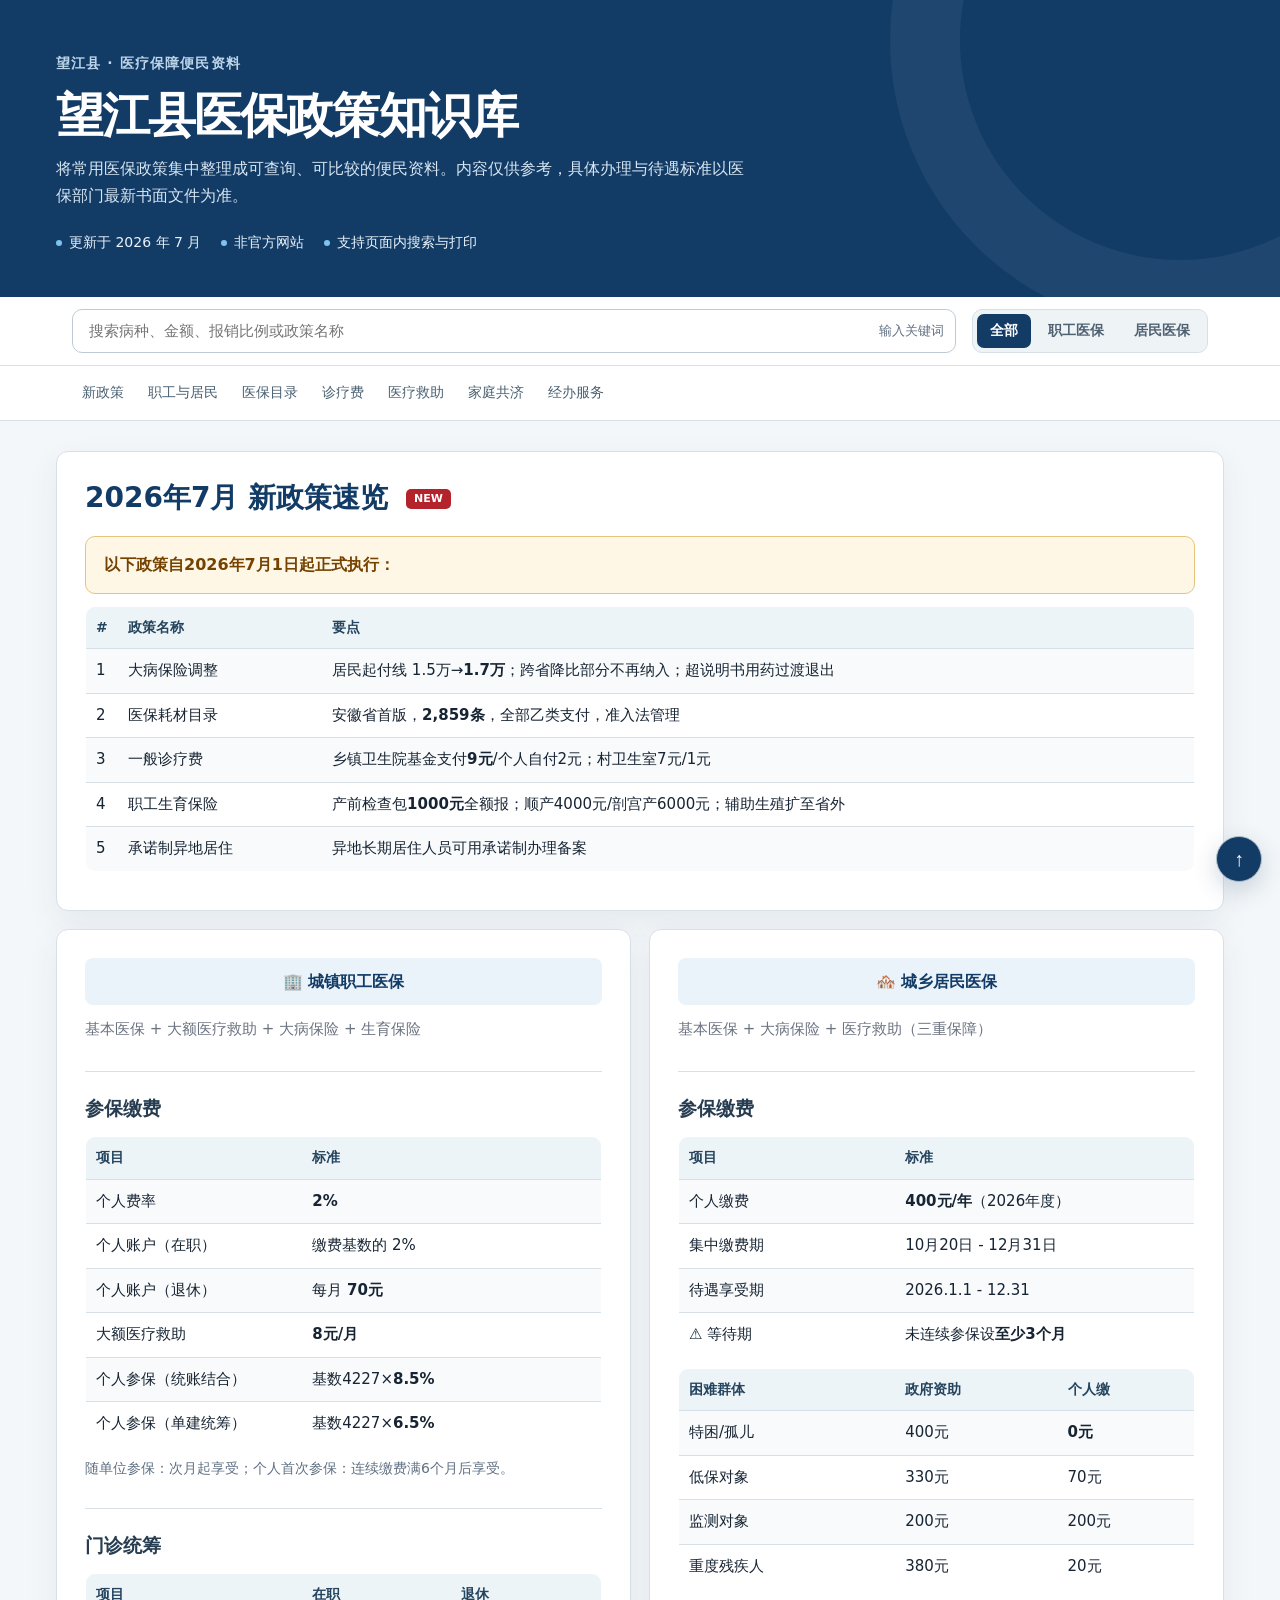
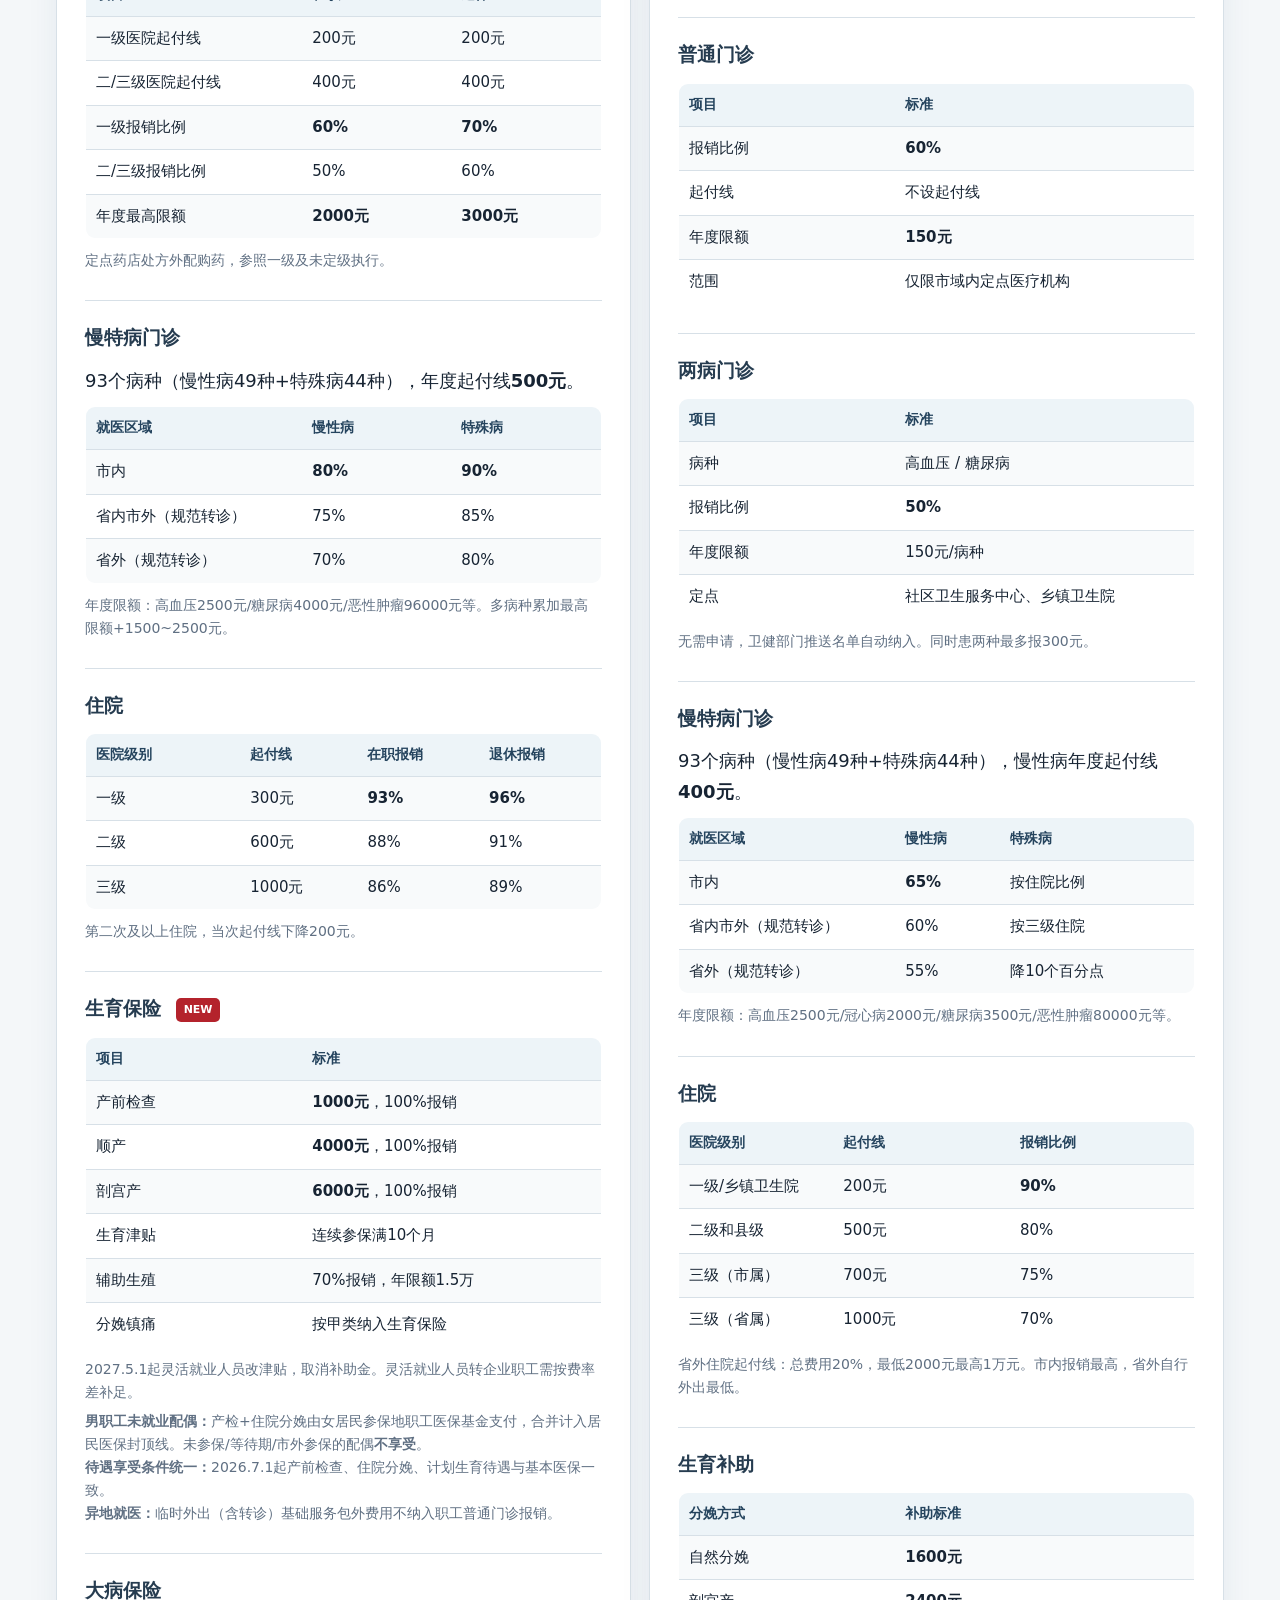
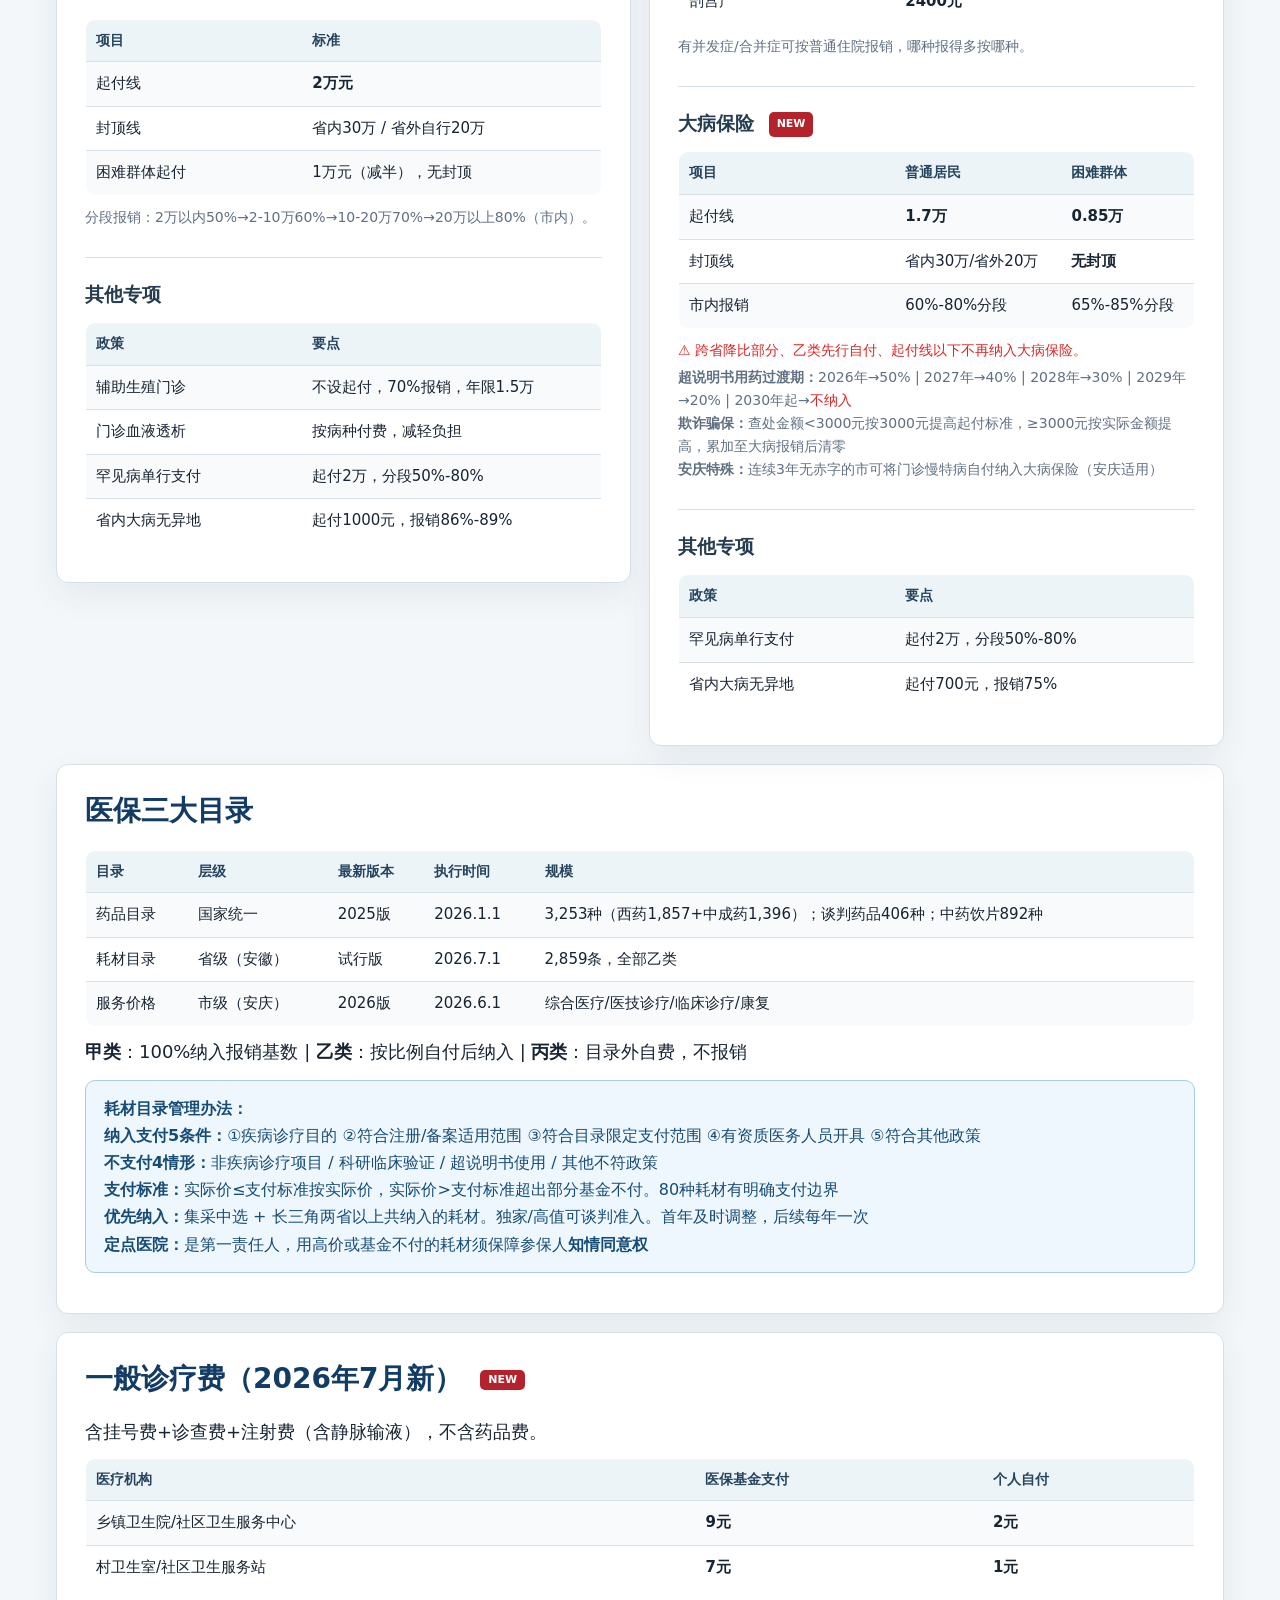
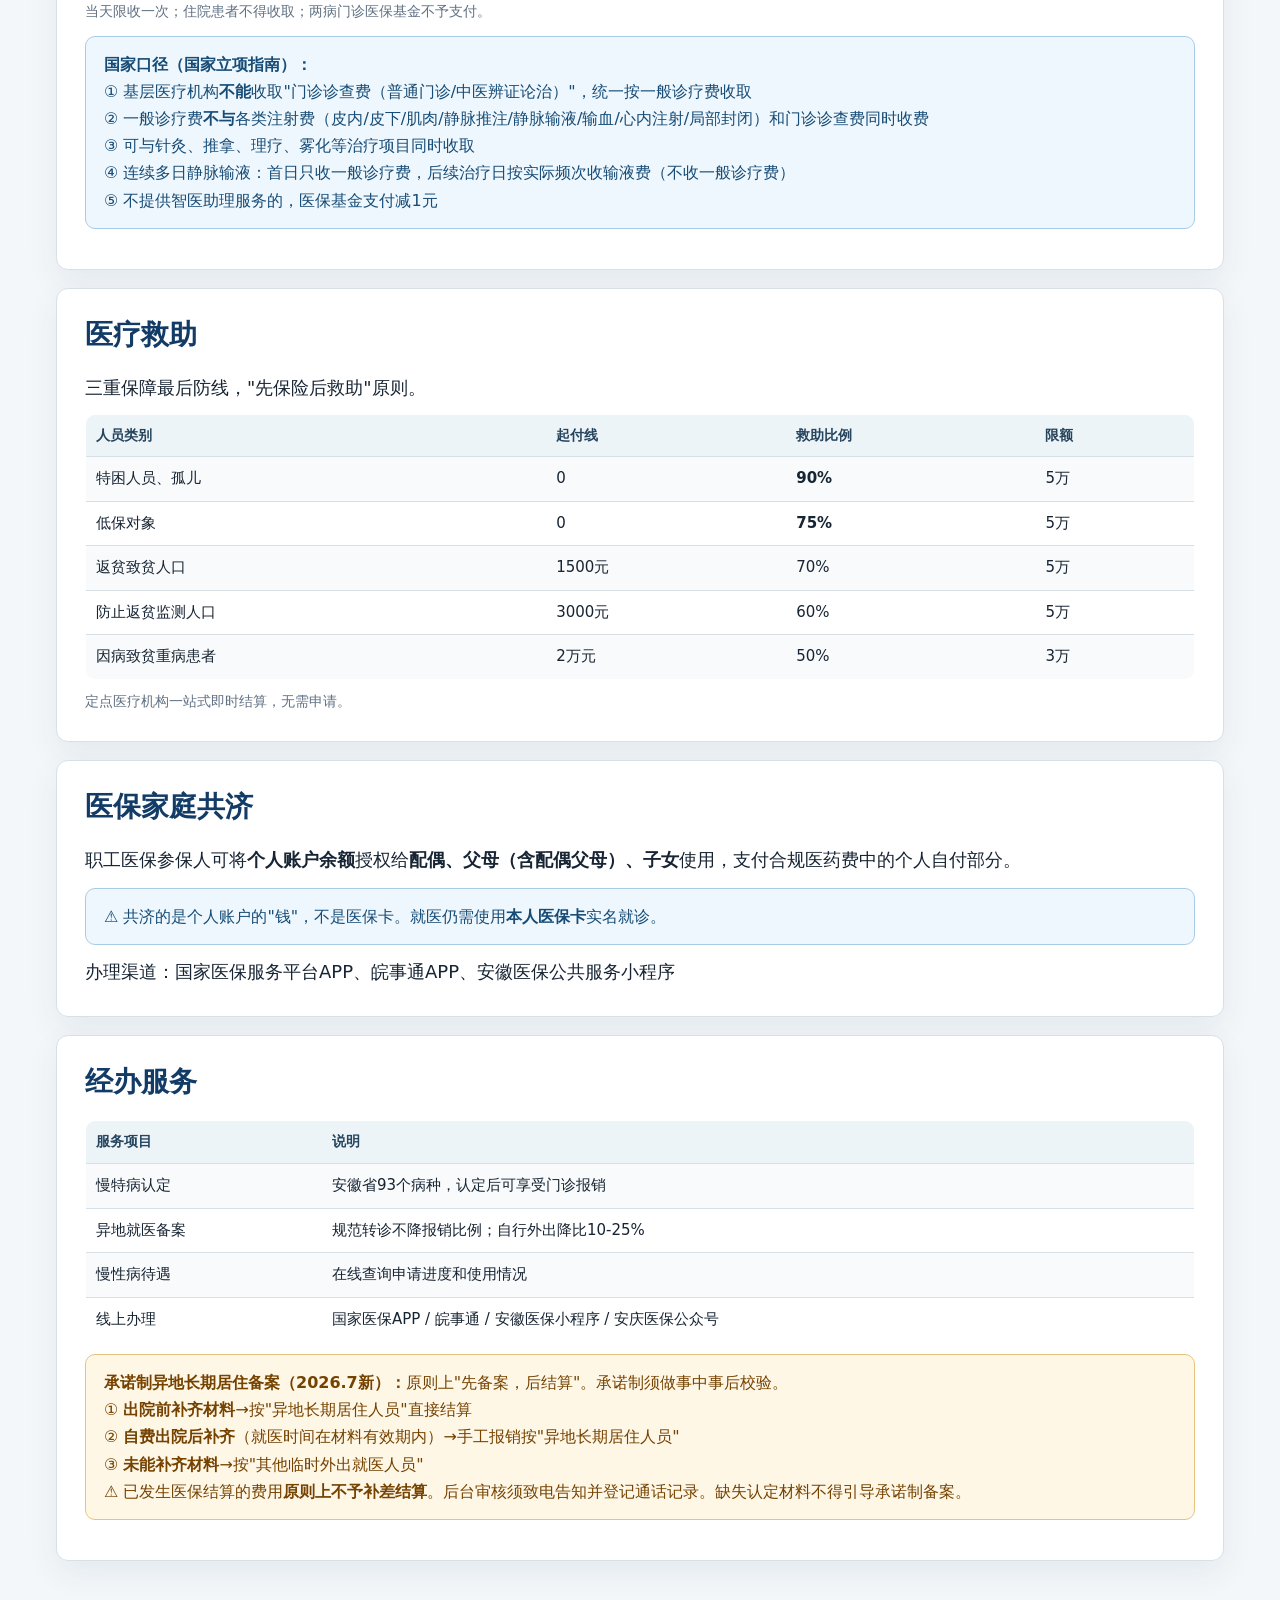
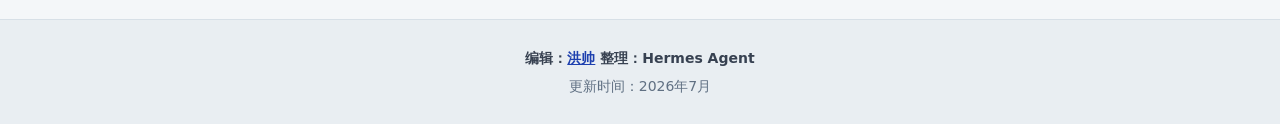
<file: index.html>
<!DOCTYPE html>
<html lang="zh">
<head>
<meta charset="UTF-8">
<meta name="viewport" content="width=device-width, initial-scale=1.0">
<meta name="description" content="望江县医保政策知识库，整理职工医保、居民医保、慢特病、住院、生育、大病保险和医疗救助等常用政策。">
<meta name="theme-color" content="#123b66">
<title>望江县医保政策知识库：小洪整理</title>
<style>
* { margin:0; padding:0; box-sizing:border-box; }
body {
  font-family: -apple-system,"Microsoft YaHei","PingFang SC",sans-serif;
  font-size: 18px;
  color: #1e293b;
  background: #f0f4f8;
  line-height: 1.7;
}
.container { max-width: 1200px; margin: 0 auto; padding: 0 16px; }

header {
  background: linear-gradient(135deg, #1e40af 0%, #3b82f6 100%);
  color: #fff;
  padding: 36px 20px;
  text-align: center;
}
header h1 { font-size: 28px; margin-bottom: 8px; }
header p { font-size: 16px; opacity: 0.85; }

.badge {
  display: inline-block;
  background: #dc2626;
  color: #fff;
  font-size: 13px;
  padding: 3px 10px;
  border-radius: 4px;
  margin-left: 8px;
  vertical-align: middle;
}

section {
  background: #fff;
  margin: 16px 0;
  padding: 24px 20px;
  border-radius: 8px;
  box-shadow: 0 1px 4px rgba(0,0,0,0.05);
}
section h2 {
  font-size: 22px;
  color: #1e40af;
  border-left: 4px solid #3b82f6;
  padding-left: 12px;
  margin-bottom: 16px;
}
section h3 { font-size: 19px; color: #334155; margin: 20px 0 10px; padding-bottom: 6px; border-bottom: 1px dashed #e2e8f0; }
section h4 { font-size: 17px; color: #475569; margin: 12px 0 8px; }

.alert {
  background: #fef3c7;
  border: 1px solid #f59e0b;
  border-radius: 6px;
  padding: 14px 18px;
  margin: 12px 0;
  font-size: 16px;
  color: #92400e;
}
.alert-info {
  background: #dbeafe;
  border-color: #3b82f6;
  color: #1e40af;
}

table {
  width: 100%;
  border-collapse: collapse;
  margin: 10px 0;
  font-size: 16px;
}
th, td {
  border: 1px solid #9ca3af;
  padding: 9px 10px;
  text-align: left;
}
th {
  background: #eff6ff;
  font-weight: 700;
  color: #1e40af;
}
tr:nth-child(even) td { background: #f8fafc; }

/* ---- TWO-COLUMN LAYOUT ---- */
.two-col {
  display: grid;
  grid-template-columns: 1fr 1fr;
  gap: 16px;
}
.two-col section {
  margin: 0;
}
.col-left h2 { border-left-color: #2563eb; }
.col-right h2 { border-left-color: #059669; }
.col-left section { border-top: 3px solid #2563eb; }
.col-right section { border-top: 3px solid #059669; }

.col-label {
  text-align: center;
  font-size: 15px;
  font-weight: 700;
  padding: 6px 0;
  margin-bottom: 12px;
  border-radius: 6px;
}
.col-left .col-label { background: #eff6ff; color: #1e40af; }
.col-right .col-label { background: #ecfdf5; color: #065f46; }

.tag { display: inline-block; background: #dbeafe; color: #1e40af; font-size: 13px; padding: 2px 8px; border-radius: 4px; margin-right: 4px; }
.tag-red { background: #fee2e2; color: #dc2626; }
.tag-green { background: #d1fae5; color: #065f46; }

.highlight { background: #fef9c3; padding: 2px 6px; border-radius: 3px; }
.note { font-size: 14px; color: #6b7280; margin-top: 6px; }

footer {
  background: #e5e7eb;
  padding: 24px 20px;
  text-align: center;
  font-size: 14px;
  color: #6b7280;
  line-height: 2;
}
footer strong { color: #374151; }

@media (max-width: 768px) {
  .two-col {
    grid-template-columns: 1fr;
  }
  body { font-size: 17px; }
  section { padding: 18px 14px; }
  table { font-size: 14px; }
  th, td { padding: 7px 6px; }
}
@media (max-width: 480px) {
  body { font-size: 16px; }
  section { padding: 14px 10px; }
  header h1 { font-size: 22px; }
  section h2 { font-size: 19px; }
  table { font-size: 13px; }
  th, td { padding: 6px 4px; }
}
</style>
<link rel="stylesheet" href="redesign.css">
</head>
<body>

<a class="skip-link" href="#main-content">跳到主要内容</a>
<header>
  <div class="header-inner">
    <div class="header-kicker">望江县 · 医疗保障便民资料</div>
    <h1>望江县医保政策知识库</h1>
    <p>将常用医保政策集中整理成可查询、可比较的便民资料。内容仅供参考，具体办理与待遇标准以医保部门最新书面文件为准。</p>
    <div class="header-meta"><span>更新于 2026 年 7 月</span><span>非官方网站</span><span>支持页面内搜索与打印</span></div>
  </div>
</header>
<div class="utility-bar" role="search"><div class="utility-inner">
  <label class="search-box"><span class="visually-hidden">搜索政策内容</span><input id="policy-search" type="search" placeholder="搜索病种、金额、报销比例或政策名称" autocomplete="off"><span class="search-status" id="search-status" aria-live="polite">输入关键词</span></label>
  <div class="view-switch" aria-label="医保类型视图"><button type="button" data-view="all" aria-pressed="true">全部</button><button type="button" data-view="employee" aria-pressed="false">职工医保</button><button type="button" data-view="resident" aria-pressed="false">居民医保</button></div>
</div></div>
<nav class="section-nav" aria-label="页面目录"><div class="section-nav-inner"><a href="#new-policies">新政策</a><a href="#insurance-compare">职工与居民</a><a href="#medical-catalog">医保目录</a><a href="#clinic-fee">诊疗费</a><a href="#medical-assistance">医疗救助</a><a href="#family-account">家庭共济</a><a href="#services">经办服务</a></div></nav>
<main class="container" id="main-content">

<!-- ===== NEW POLICIES OVERVIEW ===== -->
<section id="new-policies">
  <h2>2026年7月 新政策速览 <span class="badge">NEW</span></h2>
  <div class="alert">
    <strong>以下政策自2026年7月1日起正式执行：</strong>
  </div>
  <table>
    <tr><th style="width:30px">#</th><th>政策名称</th><th>要点</th></tr>
    <tr><td>1</td><td>大病保险调整</td><td>居民起付线 1.5万→<strong>1.7万</strong>；跨省降比部分不再纳入；超说明书用药过渡退出</td></tr>
    <tr><td>2</td><td>医保耗材目录</td><td>安徽省首版，<strong>2,859条</strong>，全部乙类支付，准入法管理</td></tr>
    <tr><td>3</td><td>一般诊疗费</td><td>乡镇卫生院基金支付<strong>9元</strong>/个人自付2元；村卫生室7元/1元</td></tr>
    <tr><td>4</td><td>职工生育保险</td><td>产前检查包<strong>1000元</strong>全额报；顺产4000元/剖宫产6000元；辅助生殖扩至省外</td></tr>
    <tr><td>5</td><td>承诺制异地居住</td><td>异地长期居住人员可用承诺制办理备案</td></tr>
  </table>
</section>

<!-- ===== TWO-COLUMN: 职工 (LEFT) vs 居民 (RIGHT) ===== -->
<div class="two-col" id="insurance-compare">

<!-- ========== LEFT: 城镇职工 ========== -->
<div class="col-left">

<section>
  <div class="col-label">🏢 城镇职工医保</div>
  <p style="font-size:15px;color:#6b7280;margin-bottom:14px;">基本医保 + 大额医疗救助 + 大病保险 + 生育保险</p>

  <h3>参保缴费</h3>
  <table>
    <tr><th style="width:42%">项目</th><th>标准</th></tr>
    <tr><td>个人费率</td><td><strong>2%</strong></td></tr>
    <tr><td>个人账户（在职）</td><td>缴费基数的 2%</td></tr>
    <tr><td>个人账户（退休）</td><td>每月 <strong>70元</strong></td></tr>
    <tr><td>大额医疗救助</td><td><strong>8元/月</strong></td></tr>
    <tr><td>个人参保（统账结合）</td><td>基数4227×<strong>8.5%</strong></td></tr>
    <tr><td>个人参保（单建统筹）</td><td>基数4227×<strong>6.5%</strong></td></tr>
  </table>
  <p class="note">随单位参保：次月起享受；个人首次参保：连续缴费满6个月后享受。</p>

  <h3>门诊统筹</h3>
  <table>
    <tr><th style="width:42%">项目</th><th>在职</th><th>退休</th></tr>
    <tr><td>一级医院起付线</td><td>200元</td><td>200元</td></tr>
    <tr><td>二/三级医院起付线</td><td>400元</td><td>400元</td></tr>
    <tr><td>一级报销比例</td><td><strong>60%</strong></td><td><strong>70%</strong></td></tr>
    <tr><td>二/三级报销比例</td><td>50%</td><td>60%</td></tr>
    <tr><td>年度最高限额</td><td><strong>2000元</strong></td><td><strong>3000元</strong></td></tr>
  </table>
  <p class="note">定点药店处方外配购药，参照一级及未定级执行。</p>

  <h3>慢特病门诊</h3>
  <p>93个病种（慢性病49种+特殊病44种），年度起付线<strong>500元</strong>。</p>
  <table>
    <tr><th style="width:42%">就医区域</th><th>慢性病</th><th>特殊病</th></tr>
    <tr><td>市内</td><td><strong>80%</strong></td><td><strong>90%</strong></td></tr>
    <tr><td>省内市外（规范转诊）</td><td>75%</td><td>85%</td></tr>
    <tr><td>省外（规范转诊）</td><td>70%</td><td>80%</td></tr>
  </table>
  <p class="note">年度限额：高血压2500元/糖尿病4000元/恶性肿瘤96000元等。多病种累加最高限额+1500~2500元。</p>

  <h3>住院</h3>
  <table>
    <tr><th style="width:30%">医院级别</th><th>起付线</th><th>在职报销</th><th>退休报销</th></tr>
    <tr><td>一级</td><td>300元</td><td><strong>93%</strong></td><td><strong>96%</strong></td></tr>
    <tr><td>二级</td><td>600元</td><td>88%</td><td>91%</td></tr>
    <tr><td>三级</td><td>1000元</td><td>86%</td><td>89%</td></tr>
  </table>
  <p class="note">第二次及以上住院，当次起付线下降200元。</p>

  <h3>生育保险 <span class="badge">NEW</span></h3>
  <table>
    <tr><th style="width:42%">项目</th><th>标准</th></tr>
    <tr><td>产前检查</td><td><strong>1000元</strong>，100%报销</td></tr>
    <tr><td>顺产</td><td><strong>4000元</strong>，100%报销</td></tr>
    <tr><td>剖宫产</td><td><strong>6000元</strong>，100%报销</td></tr>
    <tr><td>生育津贴</td><td>连续参保满10个月</td></tr>
    <tr><td>辅助生殖</td><td>70%报销，年限额1.5万</td></tr>
    <tr><td>分娩镇痛</td><td>按甲类纳入生育保险</td></tr>
  </table>
  <p class="note">2027.5.1起灵活就业人员改津贴，取消补助金。灵活就业人员转企业职工需按费率差补足。</p>
  <p class="note">
    <strong>男职工未就业配偶：</strong>产检+住院分娩由女居民参保地职工医保基金支付，合并计入居民医保封顶线。未参保/等待期/市外参保的配偶<strong>不享受</strong>。<br>
    <strong>待遇享受条件统一：</strong>2026.7.1起产前检查、住院分娩、计划生育待遇与基本医保一致。<br>
    <strong>异地就医：</strong>临时外出（含转诊）基础服务包外费用不纳入职工普通门诊报销。
  </p>

  <h3>大病保险</h3>
  <table>
    <tr><th style="width:42%">项目</th><th>标准</th></tr>
    <tr><td>起付线</td><td><strong>2万元</strong></td></tr>
    <tr><td>封顶线</td><td>省内30万 / 省外自行20万</td></tr>
    <tr><td>困难群体起付</td><td>1万元（减半），无封顶</td></tr>
  </table>
  <p class="note">分段报销：2万以内50%→2-10万60%→10-20万70%→20万以上80%（市内）。</p>

  <h3>其他专项</h3>
  <table>
    <tr><th style="width:42%">政策</th><th>要点</th></tr>
    <tr><td>辅助生殖门诊</td><td>不设起付，70%报销，年限1.5万</td></tr>
    <tr><td>门诊血液透析</td><td>按病种付费，减轻负担</td></tr>
    <tr><td>罕见病单行支付</td><td>起付2万，分段50%-80%</td></tr>
    <tr><td>省内大病无异地</td><td>起付1000元，报销86%-89%</td></tr>
  </table>
</section>

</div>

<!-- ========== RIGHT: 城乡居民 ========== -->
<div class="col-right">

<section>
  <div class="col-label">🏘️ 城乡居民医保</div>
  <p style="font-size:15px;color:#6b7280;margin-bottom:14px;">基本医保 + 大病保险 + 医疗救助（三重保障）</p>

  <h3>参保缴费</h3>
  <table>
    <tr><th style="width:42%">项目</th><th>标准</th></tr>
    <tr><td>个人缴费</td><td><strong>400元/年</strong>（2026年度）</td></tr>
    <tr><td>集中缴费期</td><td>10月20日 - 12月31日</td></tr>
    <tr><td>待遇享受期</td><td>2026.1.1 - 12.31</td></tr>
    <tr><td>⚠ 等待期</td><td>未连续参保设<strong>至少3个月</strong></td></tr>
  </table>
  <table>
    <tr><th style="width:42%">困难群体</th><th>政府资助</th><th>个人缴</th></tr>
    <tr><td>特困/孤儿</td><td>400元</td><td><strong>0元</strong></td></tr>
    <tr><td>低保对象</td><td>330元</td><td>70元</td></tr>
    <tr><td>监测对象</td><td>200元</td><td>200元</td></tr>
    <tr><td>重度残疾人</td><td>380元</td><td>20元</td></tr>
  </table>

  <h3>普通门诊</h3>
  <table>
    <tr><th style="width:42%">项目</th><th>标准</th></tr>
    <tr><td>报销比例</td><td><strong>60%</strong></td></tr>
    <tr><td>起付线</td><td>不设起付线</td></tr>
    <tr><td>年度限额</td><td><strong>150元</strong></td></tr>
    <tr><td>范围</td><td>仅限市域内定点医疗机构</td></tr>
  </table>

  <h3>两病门诊</h3>
  <table>
    <tr><th style="width:42%">项目</th><th>标准</th></tr>
    <tr><td>病种</td><td>高血压 / 糖尿病</td></tr>
    <tr><td>报销比例</td><td><strong>50%</strong></td></tr>
    <tr><td>年度限额</td><td>150元/病种</td></tr>
    <tr><td>定点</td><td>社区卫生服务中心、乡镇卫生院</td></tr>
  </table>
  <p class="note">无需申请，卫健部门推送名单自动纳入。同时患两种最多报300元。</p>

  <h3>慢特病门诊</h3>
  <p>93个病种（慢性病49种+特殊病44种），慢性病年度起付线<strong>400元</strong>。</p>
  <table>
    <tr><th style="width:42%">就医区域</th><th>慢性病</th><th>特殊病</th></tr>
    <tr><td>市内</td><td><strong>65%</strong></td><td>按住院比例</td></tr>
    <tr><td>省内市外（规范转诊）</td><td>60%</td><td>按三级住院</td></tr>
    <tr><td>省外（规范转诊）</td><td>55%</td><td>降10个百分点</td></tr>
  </table>
  <p class="note">年度限额：高血压2500元/冠心病2000元/糖尿病3500元/恶性肿瘤80000元等。</p>

  <h3>住院</h3>
  <table>
    <tr><th style="width:30%">医院级别</th><th>起付线</th><th>报销比例</th></tr>
    <tr><td>一级/乡镇卫生院</td><td>200元</td><td><strong>90%</strong></td></tr>
    <tr><td>二级和县级</td><td>500元</td><td>80%</td></tr>
    <tr><td>三级（市属）</td><td>700元</td><td>75%</td></tr>
    <tr><td>三级（省属）</td><td>1000元</td><td>70%</td></tr>
  </table>
  <p class="note">省外住院起付线：总费用20%，最低2000元最高1万元。市内报销最高，省外自行外出最低。</p>

  <h3>生育补助</h3>
  <table>
    <tr><th style="width:42%">分娩方式</th><th>补助标准</th></tr>
    <tr><td>自然分娩</td><td><strong>1600元</strong></td></tr>
    <tr><td>剖宫产</td><td><strong>2400元</strong></td></tr>
  </table>
  <p class="note">有并发症/合并症可按普通住院报销，哪种报得多按哪种。</p>

  <h3>大病保险 <span class="badge">NEW</span></h3>
  <table>
    <tr><th style="width:42%">项目</th><th>普通居民</th><th>困难群体</th></tr>
    <tr><td>起付线</td><td><strong>1.7万</strong></td><td><strong>0.85万</strong></td></tr>
    <tr><td>封顶线</td><td>省内30万/省外20万</td><td><strong>无封顶</strong></td></tr>
    <tr><td>市内报销</td><td>60%-80%分段</td><td>65%-85%分段</td></tr>
  </table>
  <p class="note" style="color:#dc2626">⚠ 跨省降比部分、乙类先行自付、起付线以下不再纳入大病保险。</p>
  <p class="note" style="margin-top:4px">
    <strong>超说明书用药过渡期：</strong>2026年→50% | 2027年→40% | 2028年→30% | 2029年→20% | 2030年起→<span style="color:#dc2626">不纳入</span><br>
    <strong>欺诈骗保：</strong>查处金额&lt;3000元按3000元提高起付标准，≥3000元按实际金额提高，累加至大病报销后清零<br>
    <strong>安庆特殊：</strong>连续3年无赤字的市可将门诊慢特病自付纳入大病保险（安庆适用）
  </p>

  <h3>其他专项</h3>
  <table>
    <tr><th style="width:42%">政策</th><th>要点</th></tr>
    <tr><td>罕见病单行支付</td><td>起付2万，分段50%-80%</td></tr>
    <tr><td>省内大病无异地</td><td>起付700元，报销75%</td></tr>
  </table>
</section>

</div>
</div><!-- /two-col -->

<!-- ===== 公共政策（下方全宽） ===== -->
<section id="medical-catalog">
  <h2>医保三大目录</h2>
  <table>
    <tr><th>目录</th><th>层级</th><th>最新版本</th><th>执行时间</th><th>规模</th></tr>
    <tr><td>药品目录</td><td>国家统一</td><td>2025版</td><td>2026.1.1</td><td>3,253种（西药1,857+中成药1,396）；谈判药品406种；中药饮片892种</td></tr>
    <tr><td>耗材目录</td><td>省级（安徽）</td><td>试行版</td><td>2026.7.1</td><td>2,859条，全部乙类</td></tr>
    <tr><td>服务价格</td><td>市级（安庆）</td><td>2026版</td><td>2026.6.1</td><td>综合医疗/医技诊疗/临床诊疗/康复</td></tr>
  </table>
  <p style="margin-top:8px"><strong>甲类</strong>：100%纳入报销基数 | <strong>乙类</strong>：按比例自付后纳入 | <strong>丙类</strong>：目录外自费，不报销</p>
  <div class="alert alert-info" style="margin-top:12px">
    <strong>耗材目录管理办法：</strong><br>
    <strong>纳入支付5条件：</strong>①疾病诊疗目的 ②符合注册/备案适用范围 ③符合目录限定支付范围 ④有资质医务人员开具 ⑤符合其他政策<br>
    <strong>不支付4情形：</strong>非疾病诊疗项目 / 科研临床验证 / 超说明书使用 / 其他不符政策<br>
    <strong>支付标准：</strong>实际价≤支付标准按实际价，实际价>支付标准超出部分基金不付。80种耗材有明确支付边界<br>
    <strong>优先纳入：</strong>集采中选 + 长三角两省以上共纳入的耗材。独家/高值可谈判准入。首年及时调整，后续每年一次<br>
    <strong>定点医院：</strong>是第一责任人，用高价或基金不付的耗材须保障参保人<strong>知情同意权</strong>
  </div>
</section>

<section id="clinic-fee">
  <h2>一般诊疗费（2026年7月新） <span class="badge">NEW</span></h2>
  <p>含挂号费+诊查费+注射费（含静脉输液），不含药品费。</p>
  <table>
    <tr><th>医疗机构</th><th>医保基金支付</th><th>个人自付</th></tr>
    <tr><td>乡镇卫生院/社区卫生服务中心</td><td><strong>9元</strong></td><td><strong>2元</strong></td></tr>
    <tr><td>村卫生室/社区卫生服务站</td><td><strong>7元</strong></td><td><strong>1元</strong></td></tr>
  </table>
  <p class="note">当天限收一次；住院患者不得收取；两病门诊医保基金不予支付。</p>
  <div class="alert alert-info" style="margin-top:12px">
    <strong>国家口径（国家立项指南）：</strong><br>
    ① 基层医疗机构<strong>不能</strong>收取"门诊诊查费（普通门诊/中医辨证论治）"，统一按一般诊疗费收取<br>
    ② 一般诊疗费<strong>不与</strong>各类注射费（皮内/皮下/肌肉/静脉推注/静脉输液/输血/心内注射/局部封闭）和门诊诊查费同时收费<br>
    ③ 可与针灸、推拿、理疗、雾化等治疗项目同时收取<br>
    ④ 连续多日静脉输液：首日只收一般诊疗费，后续治疗日按实际频次收输液费（不收一般诊疗费）<br>
    ⑤ 不提供智医助理服务的，医保基金支付减1元
  </div>
</section>

<section id="medical-assistance">
  <h2>医疗救助</h2>
  <p>三重保障最后防线，"先保险后救助"原则。</p>
  <table>
    <tr><th>人员类别</th><th>起付线</th><th>救助比例</th><th>限额</th></tr>
    <tr><td>特困人员、孤儿</td><td>0</td><td><strong>90%</strong></td><td>5万</td></tr>
    <tr><td>低保对象</td><td>0</td><td><strong>75%</strong></td><td>5万</td></tr>
    <tr><td>返贫致贫人口</td><td>1500元</td><td>70%</td><td>5万</td></tr>
    <tr><td>防止返贫监测人口</td><td>3000元</td><td>60%</td><td>5万</td></tr>
    <tr><td>因病致贫重病患者</td><td>2万元</td><td>50%</td><td>3万</td></tr>
  </table>
  <p class="note">定点医疗机构一站式即时结算，无需申请。</p>
</section>

<section id="family-account">
  <h2>医保家庭共济</h2>
  <p>职工医保参保人可将<strong>个人账户余额</strong>授权给<strong>配偶、父母（含配偶父母）、子女</strong>使用，支付合规医药费中的个人自付部分。</p>
  <div class="alert alert-info">
    ⚠ 共济的是个人账户的"钱"，不是医保卡。就医仍需使用<strong>本人医保卡</strong>实名就诊。
  </div>
  <p>办理渠道：国家医保服务平台APP、皖事通APP、安徽医保公共服务小程序</p>
</section>

<section id="services">
  <h2>经办服务</h2>
  <table>
    <tr><th>服务项目</th><th>说明</th></tr>
    <tr><td>慢特病认定</td><td>安徽省93个病种，认定后可享受门诊报销</td></tr>
    <tr><td>异地就医备案</td><td>规范转诊不降报销比例；自行外出降比10-25%</td></tr>
    <tr><td>慢性病待遇</td><td>在线查询申请进度和使用情况</td></tr>
    <tr><td>线上办理</td><td>国家医保APP / 皖事通 / 安徽医保小程序 / 安庆医保公众号</td></tr>
  </table>
  <div class="alert" style="margin-top:12px">
    <strong>承诺制异地长期居住备案（2026.7新）：</strong>原则上"先备案，后结算"。承诺制须做事中事后校验。<br>
    ① <strong>出院前补齐材料</strong>→按"异地长期居住人员"直接结算<br>
    ② <strong>自费出院后补齐</strong>（就医时间在材料有效期内）→手工报销按"异地长期居住人员"<br>
    ③ <strong>未能补齐材料</strong>→按"其他临时外出就医人员"<br>
    ⚠ 已发生医保结算的费用<strong>原则上不予补差结算</strong>。后台审核须致电告知并登记通话记录。缺失认定材料不得引导承诺制备案。
  </div>
</section>

</main>

<footer>
  <strong>编辑：<a href="home.html" style="color:#1e40af">洪帅</a>  整理：Hermes Agent</strong><br>
  更新时间：2026年7月
</footer>

<button class="back-to-top" id="back-to-top" type="button" aria-label="返回页面顶部">↑</button>
<script src="redesign.js"></script>
</body>
</html>
</file>
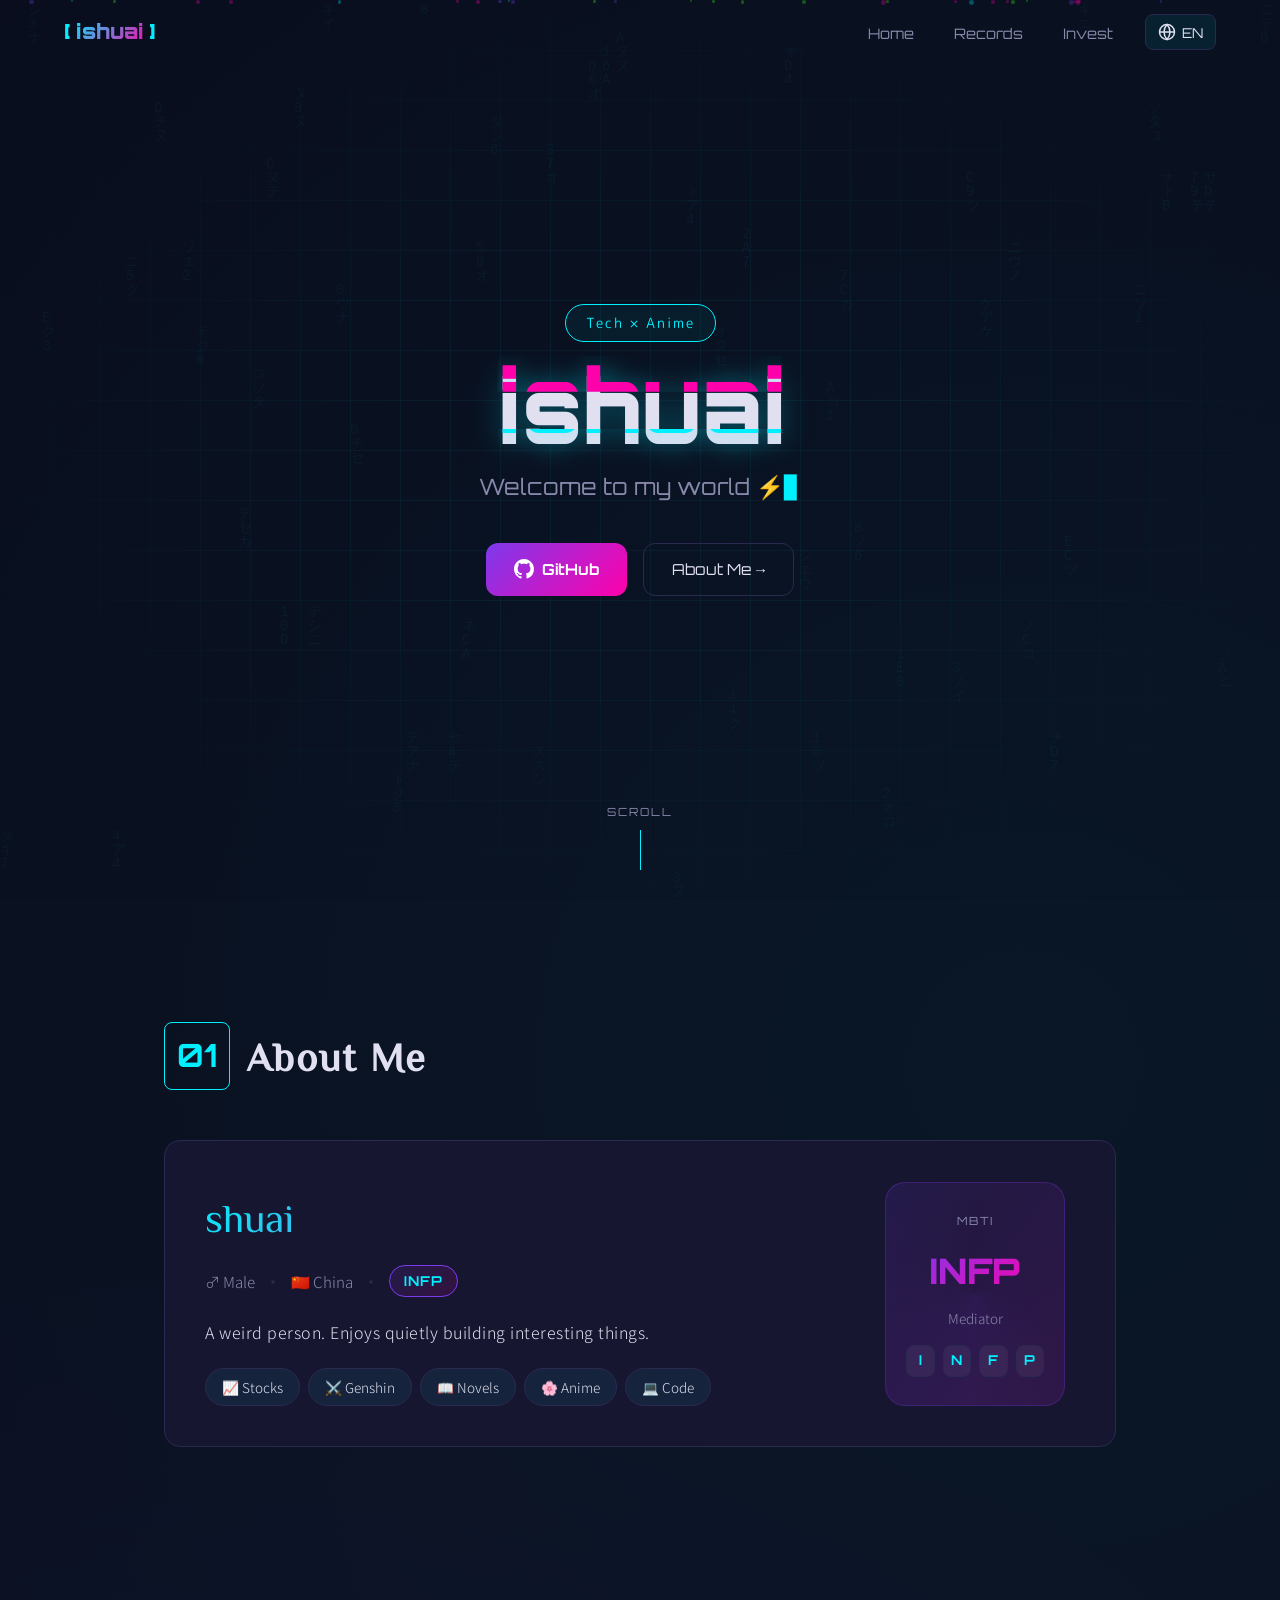
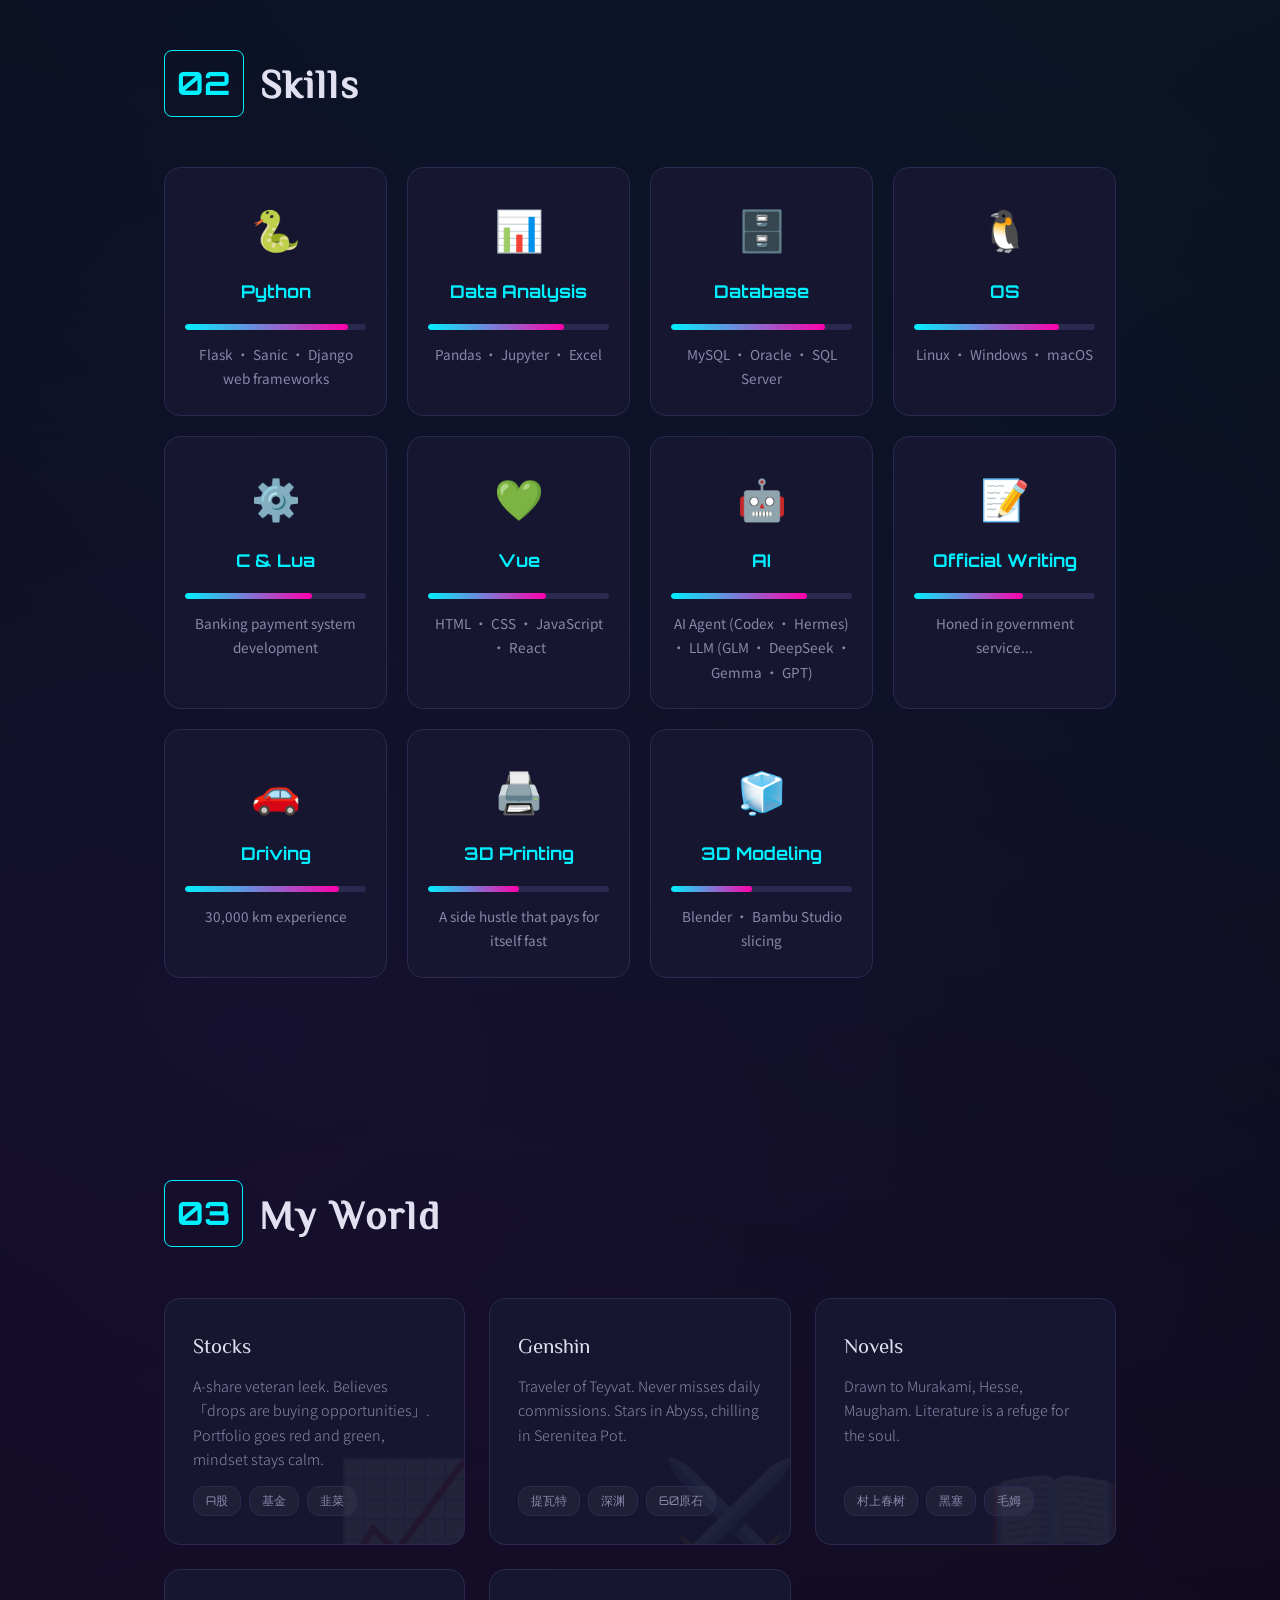
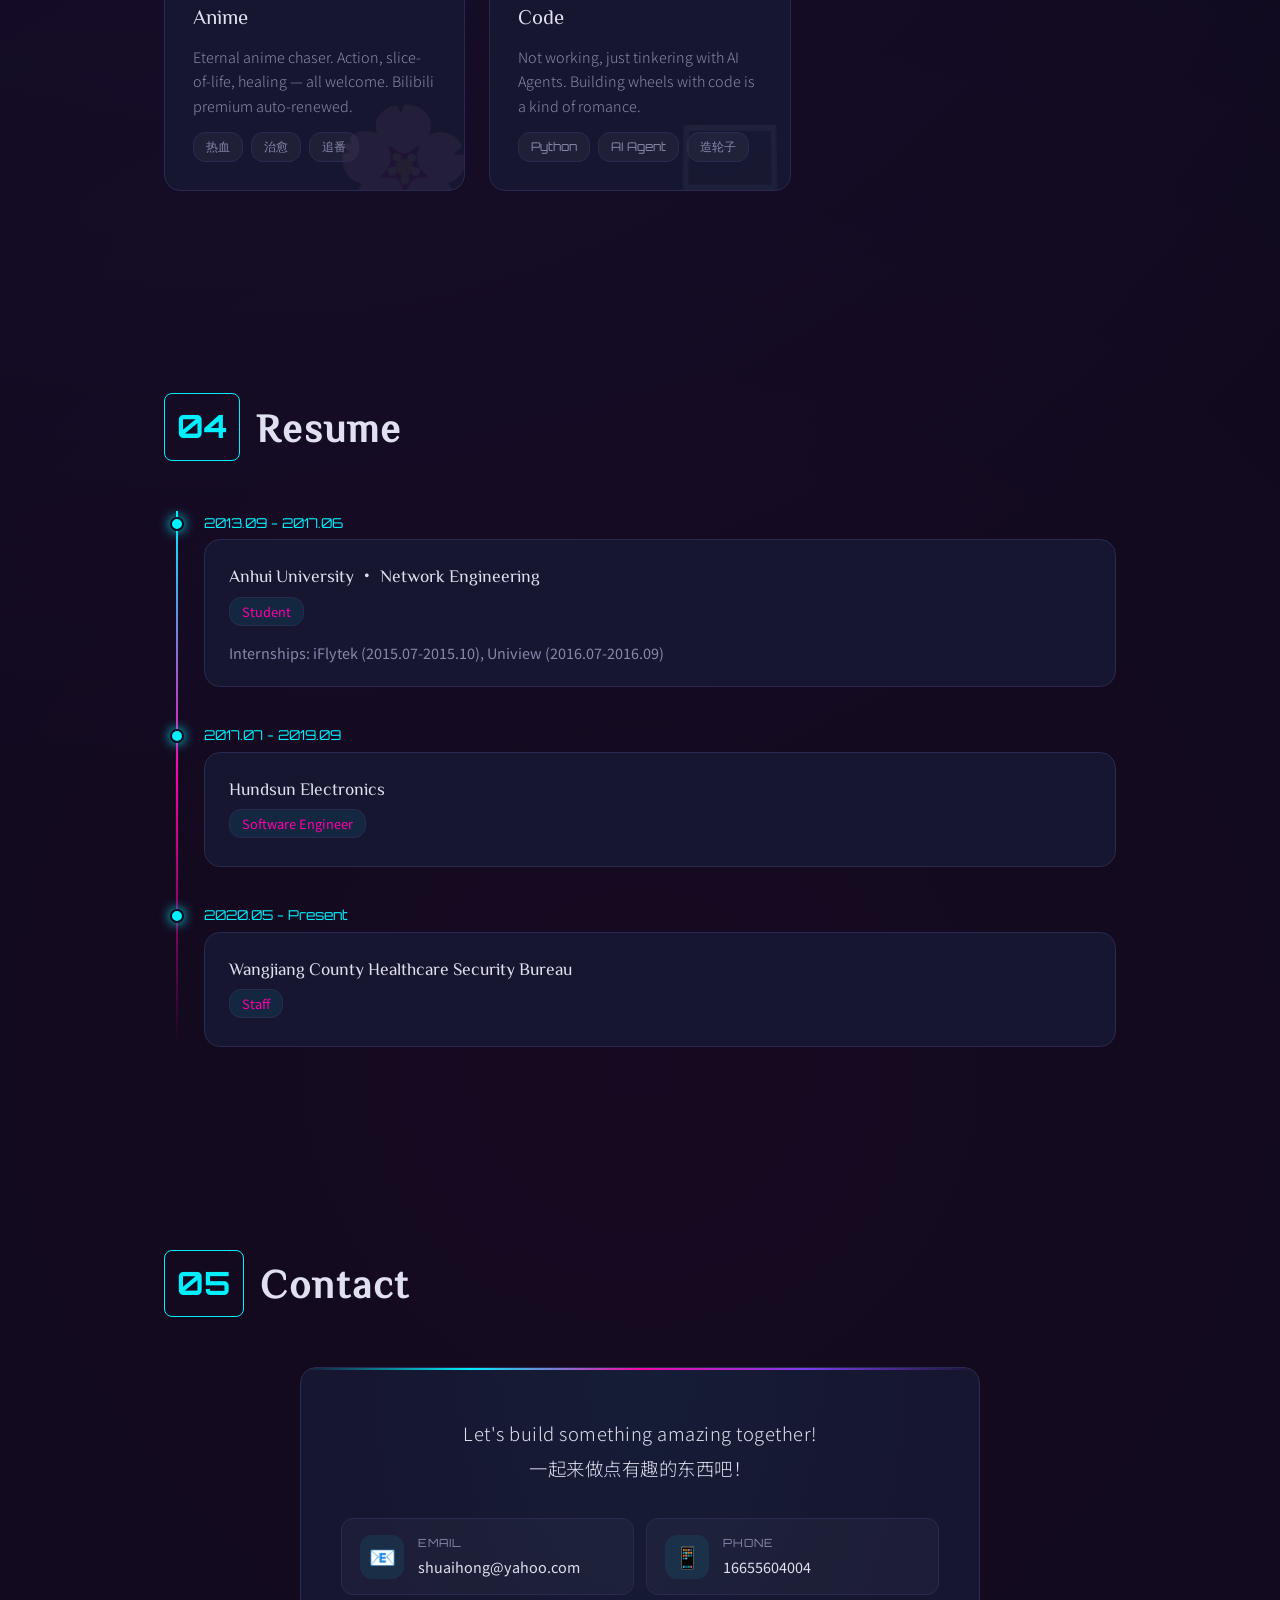
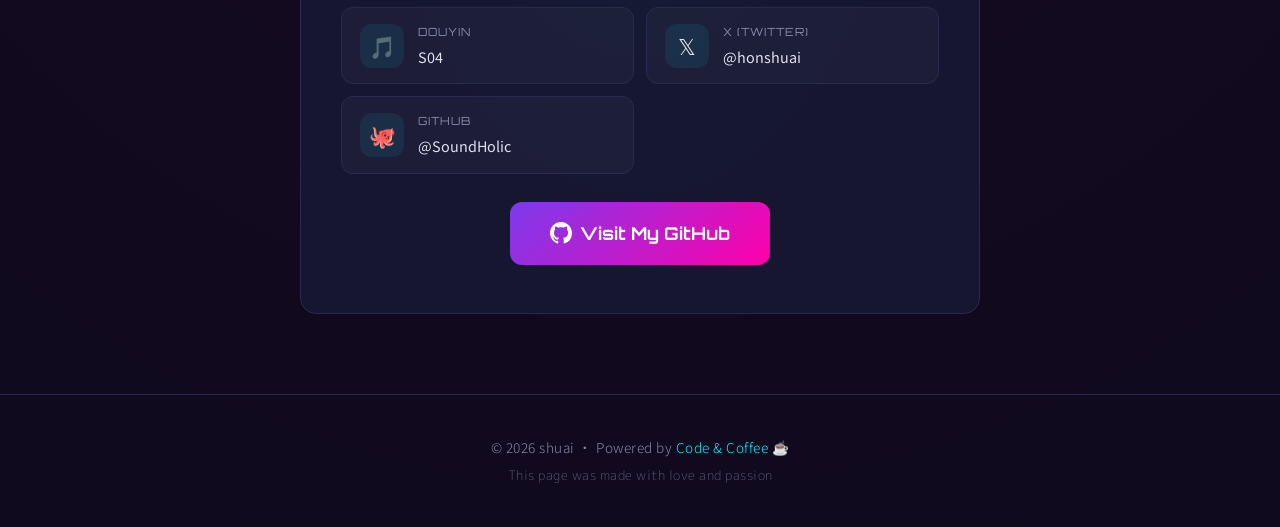
<file: home.html>
<!DOCTYPE html>
<html lang="zh-CN">
<head>
<meta charset="UTF-8">
<meta name="viewport" content="width=device-width,initial-scale=1.0,maximum-scale=5.0">
<meta name="theme-color" content="#0a0a1a">
<title>ishuai | イシュアイ</title>
<link rel="preconnect" href="https://fonts.googleapis.com">
<link href="https://fonts.googleapis.com/css2?family=Orbitron:wght@400;700;900&family=Noto+Sans+SC:wght@300;400;500;700;900&family=M+PLUS+Rounded+1c:wght@400;700;800&family=ZCOOL+XiaoWei&display=swap" rel="stylesheet">
<link rel="stylesheet" href="/style.css">
</head>
<body>
<div id="particles"></div>
<canvas id="matrix"></canvas>

<header id="header">
  <nav class="nav-container">
    <a href="home.html" class="logo">
      <span class="logo-bracket">[</span>
      <span class="logo-text">ishuai</span>
      <span class="logo-bracket">]</span>
    </a>
    <button class="nav-toggle" aria-label="menu" onclick="toggleNav()">
      <span></span><span></span><span></span>
    </button>
    <ul class="nav-links" id="navLinks">
      <li><a href="home.html" data-i18n="nav.home" onclick="closeNav()">Home</a></li>
      <li><a href="/records.html" data-i18n="nav.records">记录</a></li>
      <li><a href="/invest.html" data-i18n="nav.invest">投资</a></li>
      <li class="lang-switch">
        <button class="lang-btn" onclick="toggleLang(event)" aria-label="language">
          <svg width="18" height="18" viewBox="0 0 24 24" fill="none" stroke="currentColor" stroke-width="2"><circle cx="12" cy="12" r="10"/><path d="M2 12h20M12 2a15.3 15.3 0 014 10 15.3 15.3 0 01-4 10 15.3 15.3 0 01-4-10 15.3 15.3 0 014-10z"/></svg>
          <span id="langLabel">中</span>
        </button>
        <div class="lang-dropdown" id="langDropdown">
          <button onclick="setLang('zh')">中文</button>
          <button onclick="setLang('en')">English</button>
          <button onclick="setLang('ja')">日本語</button>
        </div>
      </li>
    </ul>
  </nav>
</header>

<main>
  <section id="home" class="hero">
    <div class="hero-bg-grid"></div>
      <div class="hero-content">
      <div class="hero-badge" data-i18n="hero.badge">テクノロジー × 二次元</div>
      <h1 class="hero-title">
        <span class="glitch" data-text="ishuai">ishuai</span>
      </h1>

      <p class="hero-subtitle">
        <span class="typed" id="typed"></span><span class="cursor">▊</span>
      </p>
      <div class="hero-links">
        <a href="https://github.com/SoundHolic" target="_blank" class="btn-cyber">
          <svg width="20" height="20" viewBox="0 0 16 16" fill="currentColor"><path d="M8 0C3.58 0 0 3.58 0 8c0 3.54 2.29 6.53 5.47 7.59.4.07.55-.17.55-.38 0-.19-.01-.82-.01-1.49-2.01.37-2.53-.49-2.69-.94-.09-.23-.48-.94-.82-1.13-.28-.15-.68-.52-.01-.53.63-.01 1.08.58 1.23.82.72 1.21 1.87.87 2.33.66.07-.52.28-.87.51-1.07-1.78-.2-3.64-.89-3.64-3.95 0-.87.31-1.59.82-2.15-.08-.2-.36-1.02.08-2.12 0 0 .67-.21 2.2.82.64-.18 1.32-.27 2-.27.68 0 1.36.09 2 .27 1.53-1.04 2.2-.82 2.2-.82.44 1.1.16 1.92.08 2.12.51.56.82 1.27.82 2.15 0 3.07-1.87 3.75-3.65 3.95.29.25.54.73.54 1.48 0 1.07-.01 1.93-.01 2.2 0 .21.15.46.55.38A8.01 8.01 0 0016 8c0-4.42-3.58-8-8-8z"/></svg>
          <span data-i18n="hero.github">GitHub</span>
        </a>
        <a href="#about" class="btn-ghost" data-i18n="hero.about">关于我 →</a>
      </div>
    </div>
    <div class="scroll-indicator">
      <span>SCROLL</span>
      <div class="scroll-line"></div>
    </div>
  </section>

  <section id="about" class="section">
    <h2 class="section-title"><span class="section-num">01</span> <span data-i18n="about.title">About Me</span></h2>
    <div class="about-card">
      <div class="about-info">
        <div class="about-name">shuai</div>
        <div class="about-meta">
          <span class="meta-item">♂ <span data-i18n="about.male">男</span></span>
          <span class="meta-sep">·</span>
          <span class="meta-item">🇨🇳 <span data-i18n="about.cn">中国籍</span></span>
          <span class="meta-sep">·</span>
          <span class="meta-item mbti-badge">INFP</span>
        </div>
        <p class="about-desc" data-i18n="about.desc">一个奇怪的人。喜欢安静地构建有趣的东西。</p>
        <div class="about-tags">
          <span class="tag tag-glow">📈 <span data-i18n="about.hobby1">炒股</span></span>
          <span class="tag tag-glow">⚔️ <span data-i18n="about.hobby2">原神</span></span>
          <span class="tag tag-glow">📖 <span data-i18n="about.hobby3">小说</span></span>
          <span class="tag tag-glow">🌸 <span data-i18n="about.hobby4">动漫</span></span>
          <span class="tag tag-glow">💻 <span data-i18n="about.hobby5">代码</span></span>
        </div>
      </div>
      <div class="about-card-deco">
        <div class="infp-card">
          <div class="infp-label">MBTI</div>
          <div class="infp-type">INFP</div>
          <div class="infp-desc" data-i18n="about.infp">调停者</div>
          <div class="infp-traits">
            <span>I</span><span>N</span><span>F</span><span>P</span>
          </div>
        </div>
      </div>
    </div>
  </section>

  <section id="skills" class="section">
    <h2 class="section-title"><span class="section-num">02</span> <span data-i18n="skills.title">Skills</span></h2>
    <div class="skills-grid">
      <div class="skill-card" style="--delay:0s">
        <div class="skill-icon">🐍</div>
        <h3>Python</h3>
        <div class="skill-bar"><div class="bar-fill" style="--w:90%"></div></div>
        <p data-i18n="skills.python.desc">Flask · Sanic · Django 等 Web 后端框架</p>
      </div>
      <div class="skill-card" style="--delay:.05s">
        <div class="skill-icon">📊</div>
        <h3 data-i18n="skills.data.title">数据分析</h3>
        <div class="skill-bar"><div class="bar-fill" style="--w:75%"></div></div>
        <p data-i18n="skills.data.desc">Pandas · Jupyter · Excel</p>
      </div>
      <div class="skill-card" style="--delay:.1s">
        <div class="skill-icon">🗄️</div>
        <h3 data-i18n="skills.db.title">数据库</h3>
        <div class="skill-bar"><div class="bar-fill" style="--w:85%"></div></div>
        <p data-i18n="skills.db.desc">MySQL · Oracle · SQL Server</p>
      </div>
      <div class="skill-card" style="--delay:.15s">
        <div class="skill-icon">🐧</div>
        <h3 data-i18n="skills.os.title">操作系统</h3>
        <div class="skill-bar"><div class="bar-fill" style="--w:80%"></div></div>
        <p data-i18n="skills.os.desc">Linux · Windows · macOS</p>
      </div>
      <div class="skill-card" style="--delay:.2s">
        <div class="skill-icon">⚙️</div>
        <h3>C & Lua</h3>
        <div class="skill-bar"><div class="bar-fill" style="--w:70%"></div></div>
        <p data-i18n="skills.clua.desc">银行二代支付系统开发经验</p>
      </div>
      <div class="skill-card" style="--delay:.25s">
        <div class="skill-icon">💚</div>
        <h3>Vue</h3>
        <div class="skill-bar"><div class="bar-fill" style="--w:65%"></div></div>
        <p data-i18n="skills.frontend.desc">Vue · HTML · CSS · JavaScript</p>
      </div>
      <div class="skill-card" style="--delay:.3s">
        <div class="skill-icon">🤖</div>
        <h3 data-i18n="skills.ai.title">AI</h3>
        <div class="skill-bar"><div class="bar-fill" style="--w:75%"></div></div>
        <p data-i18n="skills.ai.desc">AI Agent (Codex · Hermes) · LLM (GLM · DeepSeek · Gemma · GPT)</p>
      </div>
      <div class="skill-card" style="--delay:.35s">
        <div class="skill-icon">📝</div>
        <h3 data-i18n="skills.doc.title">公文写作</h3>
        <div class="skill-bar"><div class="bar-fill" style="--w:60%"></div></div>
        <p data-i18n="skills.doc.desc">体制内被迫磨练掌握......</p>
      </div>
      <div class="skill-card" style="--delay:.4s">
        <div class="skill-icon">🚗</div>
        <h3 data-i18n="skills.drive.title">驾驶</h3>
        <div class="skill-bar"><div class="bar-fill" style="--w:85%"></div></div>
        <p data-i18n="skills.drive.desc">驾龄 30,000 公里</p>
      </div>
      <div class="skill-card" style="--delay:.45s">
        <div class="skill-icon">🖨️</div>
        <h3 data-i18n="skills.3dp.title">3D打印</h3>
        <div class="skill-bar"><div class="bar-fill" style="--w:50%"></div></div>
        <p data-i18n="skills.3dp.desc">回本很快的副业</p>
      </div>
      <div class="skill-card" style="--delay:.5s">
        <div class="skill-icon">🧊</div>
        <h3 data-i18n="skills.model.title">3D建模</h3>
        <div class="skill-bar"><div class="bar-fill" style="--w:45%"></div></div>
        <p data-i18n="skills.model.desc">Blender建模 · Bambu Studio切片</p>
      </div>
    </div>
  </section>

  <section id="world" class="section">
    <h2 class="section-title"><span class="section-num">03</span> <span data-i18n="world.title">兴趣世界</span></h2>
    <div class="world-grid">
      <div class="world-card world-stocks">
        <div class="world-card-bg">📈</div>
        <h3 data-i18n="world.stocks.title">炒股</h3>
        <p data-i18n="world.stocks.desc">A股常年韭菜，坚信"跌了就是加仓机会"。账户红绿交替，心态稳如老狗。</p>
        <div class="world-tags"><span>A股</span><span>基金</span><span>韭菜</span></div>
      </div>
      <div class="world-card world-genshin">
        <div class="world-card-bg">⚔️</div>
        <h3 data-i18n="world.genshin.title">原神</h3>
        <p data-i18n="world.genshin.desc">提瓦特大陆旅行者，每日委托从不缺席。深渊满星，尘歌壶摆烂。</p>
        <div class="world-tags"><span>提瓦特</span><span>深渊</span><span>60原石</span></div>
      </div>
      <div class="world-card world-novel">
        <div class="world-card-bg">📖</div>
        <h3 data-i18n="world.novel.title">小说</h3>
        <p data-i18n="world.novel.desc">网文十级学者，修仙玄幻都市科幻来者不拒。的书架比代码库还长。</p>
        <div class="world-tags"><span>村上春树</span><span>黑塞</span><span>毛姆</span></div>
      </div>
      <div class="world-card world-anime">
        <div class="world-card-bg">🌸</div>
        <h3 data-i18n="world.anime.title">动漫</h3>
        <p data-i18n="world.anime.desc">追番永不完结，热血日常治愈系全都要。B站年度大会员稳定续费中。</p>
        <div class="world-tags"><span>热血</span><span>治愈</span><span>追番</span></div>
      </div>
      <div class="world-card world-code">
        <div class="world-card-bg">💻</div>
        <h3 data-i18n="world.code.title">代码</h3>
        <p data-i18n="world.code.desc">不是在工作，就是在折腾AI Agent。用代码造轮子是一种浪漫。</p>
        <div class="world-tags"><span>Python</span><span>AI Agent</span><span>造轮子</span></div>
      </div>
    </div>
  </section>

  <!-- Resume / Timeline -->
  <section id="resume" class="section">
    <h2 class="section-title"><span class="section-num">04</span> <span data-i18n="resume.title">Resume</span></h2>
    <div class="timeline">
      <div class="timeline-item">
        <div class="timeline-dot"></div>
        <div class="timeline-date" data-i18n="resume.r1.date">2013.09 - 2017.06</div>
        <div class="timeline-content">
          <h3 data-i18n="resume.r1.title">安徽大学 · 网络工程卓越班</h3>
          <span class="timeline-role" data-i18n="resume.r1.role">学生</span>
          <p data-i18n="resume.r1.desc">期间两次实习：科大讯飞（2015.07-2015.10）、宇视科技（2016.07-2016.09）</p>
        </div>
      </div>
      <div class="timeline-item">
        <div class="timeline-dot"></div>
        <div class="timeline-date" data-i18n="resume.r2.date">2017.07 - 2019.09</div>
        <div class="timeline-content">
          <h3 data-i18n="resume.r2.title">恒生电子股份有限公司</h3>
          <span class="timeline-role" data-i18n="resume.r2.role">软件工程师</span>
        </div>
      </div>
      <div class="timeline-item">
        <div class="timeline-dot"></div>
        <div class="timeline-date" data-i18n="resume.r3.date">2020.05 - 至今</div>
        <div class="timeline-content">
          <h3 data-i18n="resume.r3.title">望江县医疗保障局</h3>
          <span class="timeline-role" data-i18n="resume.r3.role">工作人员</span>
        </div>
      </div>
    </div>
  </section>

  <section id="contact" class="section section-center">
    <h2 class="section-title"><span class="section-num">05</span> <span data-i18n="contact.title">Contact</span></h2>
    <div class="contact-card">
      <p class="contact-text" data-i18n="contact.text">一緒に素晴らしいものを作りましょう！<br>一起来做点有趣的东西吧！</p>
      <div class="contact-info">
        <a href="mailto:shuaihong@yahoo.com" class="contact-item">
          <div class="contact-icon">📧</div>
          <div class="contact-detail">
            <span class="contact-label" data-i18n="contact.email">邮箱</span>
            <span class="contact-value">shuaihong@yahoo.com</span>
          </div>
        </a>
        <a href="tel:16655604004" class="contact-item">
          <div class="contact-icon">📱</div>
          <div class="contact-detail">
            <span class="contact-label" data-i18n="contact.phone">电话</span>
            <span class="contact-value">16655604004</span>
          </div>
        </a>
        <a href="https://www.douyin.com/user/MS4wLjABAAAAeOaAbMUKQEgnLT6lOmWSi9bv_4q1y0HP-UfCY_e78jAidvD_2P4EDR6ivVaa-xSU" target="_blank" class="contact-item">
          <div class="contact-icon">🎵</div>
          <div class="contact-detail">
            <span class="contact-label" data-i18n="contact.douyin">抖音</span>
            <span class="contact-value">S04</span>
          </div>
        </a>
        <a href="https://x.com/honshuai" target="_blank" class="contact-item">
          <div class="contact-icon">𝕏</div>
          <div class="contact-detail">
            <span class="contact-label" data-i18n="contact.x">X (Twitter)</span>
            <span class="contact-value">@honshuai</span>
          </div>
        </a>
        <a href="https://github.com/SoundHolic" target="_blank" class="contact-item">
          <div class="contact-icon">🐙</div>
          <div class="contact-detail">
            <span class="contact-label" data-i18n="contact.github">GitHub</span>
            <span class="contact-value">@SoundHolic</span>
          </div>
        </a>
      </div>
      <a href="https://github.com/SoundHolic" target="_blank" class="btn-cyber btn-large" style="margin-top:28px">
        <svg width="22" height="22" viewBox="0 0 16 16" fill="currentColor"><path d="M8 0C3.58 0 0 3.58 0 8c0 3.54 2.29 6.53 5.47 7.59.4.07.55-.17.55-.38 0-.19-.01-.82-.01-1.49-2.01.37-2.53-.49-2.69-.94-.09-.23-.48-.94-.82-1.13-.28-.15-.68-.52-.01-.53.63-.01 1.08.58 1.23.82.72 1.21 1.87.87 2.33.66.07-.52.28-.87.51-1.07-1.78-.2-3.64-.89-3.64-3.95 0-.87.31-1.59.82-2.15-.08-.2-.36-1.02.08-2.12 0 0 .67-.21 2.2.82.64-.18 1.32-.27 2-.27.68 0 1.36.09 2 .27 1.53-1.04 2.2-.82 2.2-.82.44 1.1.16 1.92.08 2.12.51.56.82 1.27.82 2.15 0 3.07-1.87 3.75-3.65 3.95.29.25.54.73.54 1.48 0 1.07-.01 1.93-.01 2.2 0 .21.15.46.55.38A8.01 8.01 0 0016 8c0-4.42-3.58-8-8-8z"/></svg>
        <span data-i18n="contact.btn">Visit My GitHub</span>
      </a>
    </div>
  </section>

</main>

<footer>
  <p>© 2026 shuai · <span data-i18n="footer.powered">Powered by</span> <span class="footer-accent">Code & Coffee ☕</span></p>
  <p class="footer-jp" data-i18n="footer.jp">このページは愛と情熱で作られました</p>
</footer>

<script src="/i18n.js"></script>
<script src="/main.js"></script>
</body>
</html>
</file>
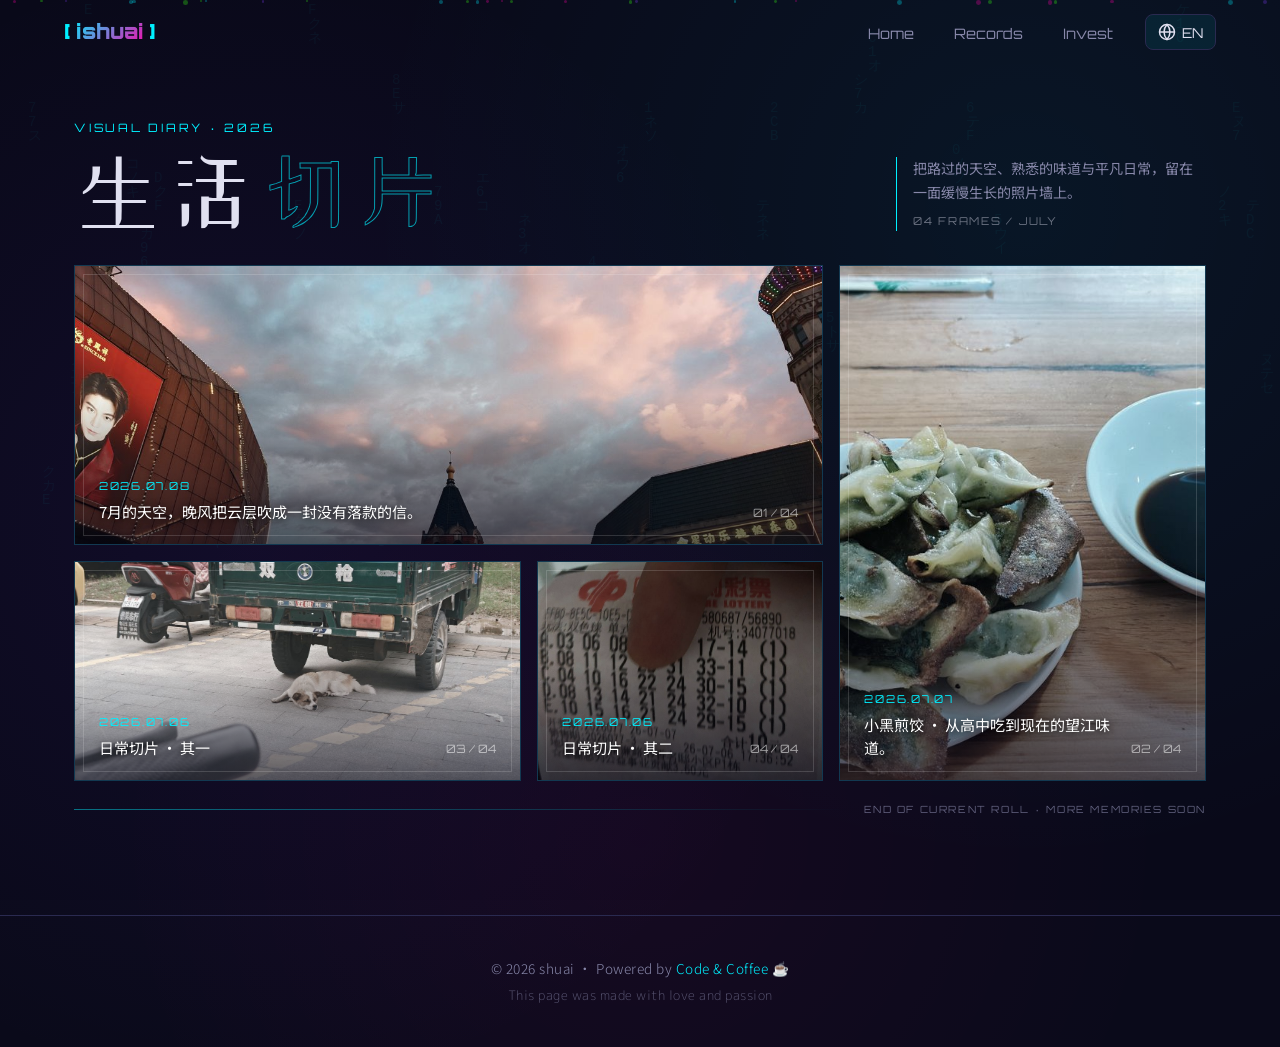
<file: records.html>
<!DOCTYPE html>
<html lang="zh-CN">
<head>
<meta charset="UTF-8">
<meta name="viewport" content="width=device-width,initial-scale=1.0,maximum-scale=5.0">
<meta name="theme-color" content="#0a0a1a">
<title>记录 | ishuai</title>
<link rel="preconnect" href="https://fonts.googleapis.com">
<link href="https://fonts.googleapis.com/css2?family=Orbitron:wght@400;700;900&family=Noto+Sans+SC:wght@300;400;500;700;900&family=M+PLUS+Rounded+1c:wght@400;700;800&family=ZCOOL+XiaoWei&display=swap" rel="stylesheet">
<link rel="stylesheet" href="style.css">
<style>
  /* Photo wall — extends the site's existing cyber visual language */
  .records-container{max-width:1180px;margin:0 auto;padding:118px 24px 96px;position:relative;z-index:1}
  .records-intro{display:grid;grid-template-columns:minmax(0,1fr) auto;gap:32px;align-items:end;margin-bottom:34px}
  .records-kicker{font-family:var(--font-tech);font-size:.72rem;letter-spacing:.24em;color:var(--accent);text-transform:uppercase;margin-bottom:10px}
  .records-title{font-family:var(--font-cn-title);font-size:clamp(2.5rem,7vw,5.4rem);font-weight:400;line-height:.95;letter-spacing:.06em}
  .records-title span{color:transparent;-webkit-text-stroke:1px rgba(0,240,255,.65)}
  .records-note{max-width:310px;color:var(--text-dim);font-size:.88rem;line-height:1.7;border-left:1px solid var(--accent);padding-left:16px}
  .records-count{display:block;margin-top:7px;font-family:var(--font-tech);font-size:.68rem;letter-spacing:.16em;color:rgba(224,224,240,.45)}
  .photo-wall{display:grid;grid-template-columns:1.22fr .78fr 1fr;grid-template-rows:280px 220px;gap:16px}
  .memory{position:relative;min-height:0;overflow:hidden;border:1px solid rgba(0,240,255,.16);background:var(--card);cursor:zoom-in;isolation:isolate}
  .memory:first-child{grid-column:1/3;grid-row:1}.memory:nth-child(2){grid-column:3;grid-row:1/3}.memory:nth-child(3){grid-column:1;grid-row:2}.memory:nth-child(4){grid-column:2;grid-row:2}
  .memory::before{content:"";position:absolute;inset:0;z-index:1;background:linear-gradient(180deg,transparent 46%,rgba(6,6,20,.9) 100%);opacity:.72;transition:opacity .35s ease}
  .memory::after{content:"";position:absolute;inset:8px;z-index:2;border:1px solid rgba(255,255,255,.15);pointer-events:none}
  .memory img{width:100%;height:100%;object-fit:cover;display:block;filter:saturate(.82) contrast(1.04);transition:transform .7s cubic-bezier(.2,.7,.2,1),filter .35s ease}
  .memory:hover img,.memory:focus-visible img{transform:scale(1.045);filter:saturate(1.08) contrast(1.02)}.memory:hover::before,.memory:focus-visible::before{opacity:.92}.memory:focus-visible{outline:2px solid var(--accent);outline-offset:4px}
  .memory-meta{position:absolute;left:24px;right:24px;bottom:20px;z-index:3;display:flex;align-items:end;justify-content:space-between;gap:16px}.memory-date{font-family:var(--font-tech);font-size:.68rem;letter-spacing:.16em;color:var(--accent);margin-bottom:4px}.memory-text{color:#fff;font-size:.94rem;line-height:1.55;text-shadow:0 1px 8px #000;max-width:34rem}.memory-index{font-family:var(--font-tech);font-size:.72rem;color:rgba(255,255,255,.55);white-space:nowrap}
  .wall-rule{display:flex;align-items:center;gap:14px;margin-top:20px;color:rgba(136,136,170,.68);font-family:var(--font-tech);font-size:.62rem;letter-spacing:.16em}.wall-rule::before{content:"";height:1px;flex:1;background:linear-gradient(90deg,rgba(0,240,255,.45),transparent)}
  .lightbox{position:fixed;inset:0;z-index:300;display:grid;place-items:center;padding:28px;background:rgba(4,4,15,.92);backdrop-filter:blur(18px);opacity:0;visibility:hidden;transition:opacity .25s,visibility .25s}.lightbox.open{opacity:1;visibility:visible}.lightbox-figure{margin:0;max-width:min(1100px,92vw)}.lightbox img{display:block;max-width:100%;max-height:78vh;margin:auto;object-fit:contain;border:1px solid rgba(0,240,255,.24);box-shadow:0 30px 90px rgba(0,0,0,.55)}.lightbox-caption{display:flex;justify-content:space-between;gap:24px;margin-top:14px;color:var(--text-dim);font-size:.86rem}.lightbox-date{font-family:var(--font-tech);color:var(--accent);font-size:.72rem;letter-spacing:.12em}.lightbox-close{position:fixed;top:24px;right:28px;width:44px;height:44px;border:1px solid var(--border);border-radius:50%;background:rgba(18,18,46,.78);color:var(--text);font-size:1.4rem;cursor:pointer}.lightbox-close:hover,.lightbox-close:focus-visible{border-color:var(--accent);color:var(--accent);outline:none}body.lightbox-open{overflow:hidden}
  @media(max-width:760px){.records-container{padding:98px 16px 68px}.records-intro{grid-template-columns:1fr;gap:18px;margin-bottom:24px}.records-note{max-width:100%}.photo-wall{grid-template-columns:1fr 1fr;grid-template-rows:240px 300px 220px;gap:10px}.memory:first-child{grid-column:1/3;grid-row:1}.memory:nth-child(2){grid-column:1;grid-row:2}.memory:nth-child(3){grid-column:2;grid-row:2}.memory:nth-child(4){grid-column:1/3;grid-row:3}.memory-meta{left:16px;right:16px;bottom:15px}.memory-text{font-size:.82rem}.memory-index{display:none}}
  @media(max-width:460px){.photo-wall{display:flex;flex-direction:column}.memory{height:260px}.memory:nth-child(2){height:340px}.lightbox{padding:16px}.lightbox-caption{flex-direction:column;gap:4px}.lightbox-close{top:14px;right:14px}}</style>
</head>
<body>
<div id="particles"></div>
<canvas id="matrix"></canvas>

<header id="header">
  <nav class="nav-container">
    <a href="home.html" class="logo">
      <span class="logo-bracket">[</span>
      <span class="logo-text">ishuai</span>
      <span class="logo-bracket">]</span>
    </a>
    <button class="nav-toggle" aria-label="menu" onclick="toggleNav()">
      <span></span><span></span><span></span>
    </button>
    <ul class="nav-links" id="navLinks">
      <li><a href="home.html" data-i18n="nav.home">Home</a></li>
      <li><a href="records.html" data-i18n="nav.records" class="active">记录</a></li>
      <li><a href="invest.html" data-i18n="nav.invest">投资</a></li>
      <li class="lang-switch">
        <button class="lang-btn" onclick="toggleLang(event)" aria-label="language">
          <svg width="18" height="18" viewBox="0 0 24 24" fill="none" stroke="currentColor" stroke-width="2"><circle cx="12" cy="12" r="10"/><path d="M2 12h20M12 2a15.3 15.3 0 014 10 15.3 15.3 0 01-4 10 15.3 15.3 0 01-4-10 15.3 15.3 0 014-10z"/></svg>
          <span id="langLabel">中</span>
        </button>
        <div class="lang-dropdown" id="langDropdown">
          <button onclick="setLang('zh')">中文</button>
          <button onclick="setLang('en')">English</button>
          <button onclick="setLang('ja')">日本語</button>
        </div>
      </li>
    </ul>
  </nav>
</header>

<main>
<div class="records-container">
  <section class="records-intro" aria-labelledby="records-title">
    <div><p class="records-kicker">Visual diary · 2026</p><h1 class="records-title" id="records-title">生活<span>切片</span></h1></div>
    <p class="records-note">把路过的天空、熟悉的味道与平凡日常，留在一面缓慢生长的照片墙上。<span class="records-count">04 FRAMES / JULY</span></p>
  </section>
  <section class="photo-wall" aria-label="2026 年 7 月照片记录">
    <article class="memory" tabindex="0" role="button" aria-label="查看大图：7月的天空" data-date="2026-07-08" data-caption="7月的天空，晚风把云层吹成一封没有落款的信。"><img src="images/july-sky.jpg" alt="七月傍晚的天空与云层"><div class="memory-meta"><div><p class="memory-date">2026.07.08</p><p class="memory-text">7月的天空，晚风把云层吹成一封没有落款的信。</p></div><span class="memory-index">01 / 04</span></div></article>
    <article class="memory" tabindex="0" role="button" aria-label="查看大图：小黑煎饺" data-date="2026-07-07" data-caption="小黑煎饺 · 从高中吃到现在的望江味道。菜饺子蘸醋，才是记忆里的那一口。"><img src="images/jiaozi.jpg" alt="小黑煎饺店里的煎饺"><div class="memory-meta"><div><p class="memory-date">2026.07.07</p><p class="memory-text">小黑煎饺 · 从高中吃到现在的望江味道。</p></div><span class="memory-index">02 / 04</span></div></article>
    <article class="memory" tabindex="0" role="button" aria-label="查看大图：日常记录一" data-date="2026-07-06" data-caption="日常切片 · 其一"><img src="images/daily_0706_1.jpg" alt="七月六日的日常随拍之一" loading="lazy"><div class="memory-meta"><div><p class="memory-date">2026.07.06</p><p class="memory-text">日常切片 · 其一</p></div><span class="memory-index">03 / 04</span></div></article>
    <article class="memory" tabindex="0" role="button" aria-label="查看大图：日常记录二" data-date="2026-07-06" data-caption="日常切片 · 其二"><img src="images/daily_0706_2.jpg" alt="七月六日的日常随拍之二" loading="lazy"><div class="memory-meta"><div><p class="memory-date">2026.07.06</p><p class="memory-text">日常切片 · 其二</p></div><span class="memory-index">04 / 04</span></div></article>
  </section>
  <p class="wall-rule">END OF CURRENT ROLL · MORE MEMORIES SOON</p>
</div></main>

<div class="lightbox" id="lightbox" role="dialog" aria-modal="true" aria-label="照片大图预览"><button class="lightbox-close" type="button" aria-label="关闭大图预览">×</button><figure class="lightbox-figure"><img id="lightboxImage" src="images/july-sky.jpg" alt=""><figcaption class="lightbox-caption"><span id="lightboxText"></span><span class="lightbox-date" id="lightboxDate"></span></figcaption></figure></div>
<footer>
  <p>© 2026 shuai · <span data-i18n="footer.powered">Powered by</span> <span class="footer-accent">Code & Coffee ☕</span></p>
  <p class="footer-jp" data-i18n="footer.jp">このページは愛と情熱で作られました</p>
</footer>

<script src="i18n.js?v=20260802-1"></script>
<script src="main.js"></script>
<script>
const lightbox=document.getElementById('lightbox'),lightboxImage=document.getElementById('lightboxImage'),lightboxText=document.getElementById('lightboxText'),lightboxDate=document.getElementById('lightboxDate'),closeButton=lightbox.querySelector('.lightbox-close');let lastTrigger=null;
function openLightbox(memory){const source=memory.querySelector('img');lastTrigger=memory;lightboxImage.src=source.src;lightboxImage.alt=source.alt;lightboxText.textContent=memory.dataset.caption;lightboxDate.textContent=memory.dataset.date;lightbox.classList.add('open');document.body.classList.add('lightbox-open');closeButton.focus()}
function closeLightbox(){lightbox.classList.remove('open');document.body.classList.remove('lightbox-open');lightboxImage.src='';if(lastTrigger)lastTrigger.focus()}
document.querySelectorAll('.memory').forEach(memory=>{memory.addEventListener('click',()=>openLightbox(memory));memory.addEventListener('keydown',event=>{if(event.key==='Enter'||event.key===' '){event.preventDefault();openLightbox(memory)}})});closeButton.addEventListener('click',closeLightbox);lightbox.addEventListener('click',event=>{if(event.target===lightbox)closeLightbox()});document.addEventListener('keydown',event=>{if(event.key==='Escape'&&lightbox.classList.contains('open'))closeLightbox()});
</script>
</body>
</html>
</file>
<file: redesign.css>
:root{--ink:#172433;--muted:#607083;--navy:#123b66;--blue:#1769aa;--soft:#eaf3fa;--paper:#f4f7f9;--line:#d7e0e7;--radius:12px;--shadow:0 12px 32px rgba(18,59,102,.07)}
html{scroll-behavior:smooth;scroll-padding-top:132px}body{color:var(--ink);background:var(--paper);font-family:"PingFang SC","Microsoft YaHei",system-ui,sans-serif}a{color:var(--blue)}a:focus-visible,button:focus-visible,input:focus-visible{outline:3px solid rgba(23,105,170,.35);outline-offset:3px}.skip-link{position:fixed;z-index:1000;top:10px;left:10px;padding:10px 14px;border-radius:8px;color:#fff;background:var(--navy);transform:translateY(-160%)}.skip-link:focus{transform:translateY(0)}
header{position:relative;overflow:hidden;padding:52px 20px 42px;text-align:left;background:var(--navy)}header::after{content:"";position:absolute;width:440px;height:440px;right:-190px;top:-250px;border:70px solid rgba(255,255,255,.055);border-radius:50%}.header-inner{position:relative;z-index:1;max-width:1168px;margin:0 auto}.header-kicker{margin-bottom:12px;color:#bcd5e9;font-size:14px;font-weight:700;letter-spacing:.08em}header h1{max-width:760px;margin-bottom:12px;font-size:clamp(30px,4vw,48px);line-height:1.15;letter-spacing:-.04em}header p{max-width:700px;color:#d7e6f2;font-size:16px;opacity:1}.header-meta{display:flex;flex-wrap:wrap;gap:10px 20px;margin-top:22px;color:#eaf3fa;font-size:14px}.header-meta span{display:inline-flex;align-items:center;gap:7px}.header-meta span::before{content:"";width:6px;height:6px;border-radius:50%;background:#7fc2ef}
.utility-bar{position:sticky;z-index:100;top:0;border-bottom:1px solid var(--line);background:rgba(255,255,255,.94);backdrop-filter:blur(14px)}.utility-inner{display:grid;grid-template-columns:minmax(220px,1fr) auto;gap:16px;align-items:center;max-width:1168px;min-height:68px;margin:0 auto;padding:10px 16px}.search-box{position:relative}.search-box input{width:100%;height:44px;padding:0 110px 0 16px;border:1px solid #bdcad5;border-radius:10px;color:var(--ink);background:#fff;font:inherit;font-size:15px}.search-status{position:absolute;right:12px;top:11px;color:var(--muted);font-size:13px}.view-switch{display:flex;gap:4px;padding:4px;border:1px solid var(--line);border-radius:10px;background:#eef3f6}.view-switch button{min-height:34px;padding:0 13px;border:0;border-radius:7px;color:#4f6172;background:transparent;font:inherit;font-size:14px;font-weight:700;cursor:pointer}.view-switch button[aria-pressed="true"]{color:#fff;background:var(--navy)}
.section-nav{border-bottom:1px solid var(--line);background:#fff}.section-nav-inner{display:flex;gap:4px;max-width:1168px;margin:0 auto;padding:8px 16px;overflow-x:auto}.section-nav a{flex:0 0 auto;padding:7px 10px;border-radius:7px;color:#496071;font-size:14px;text-decoration:none}.section-nav a:hover{color:var(--navy);background:var(--soft)}.container{max-width:1200px;padding:12px 16px 40px}section{margin:18px 0;padding:28px;border:1px solid var(--line);border-radius:var(--radius);box-shadow:var(--shadow)}section h2{margin-bottom:20px;padding-left:0;border-left:0;color:var(--navy);font-size:clamp(22px,2.5vw,28px);line-height:1.3}section h3{margin:28px 0 12px;padding:20px 0 0;border-top:1px solid var(--line);border-bottom:0;color:#263c50;font-size:19px}.badge{padding:3px 8px;border-radius:5px;background:#b4232c;font-size:11px}.alert{border-color:#e7c47e;border-radius:10px;color:#754200;background:#fff7e6}.alert-info{border-color:#a9cce6;color:#174c76;background:#eef7fd}table{display:table;overflow:hidden;border:1px solid var(--line);border-radius:10px;font-size:15px}th,td{border:0;border-bottom:1px solid var(--line);vertical-align:top}th{color:#25445e;background:#edf4f8;font-size:14px}tr:last-child td{border-bottom:0}tr:nth-child(even) td{background:#f8fafb}.two-col{gap:18px;align-items:start}.two-col section{margin:0}.col-left section,.col-right section{border-top:1px solid var(--line)}.col-label{padding:10px 12px;border-radius:8px;color:var(--navy)!important;background:var(--soft)!important;font-size:16px}.is-hidden{display:none!important}.note{color:var(--muted);line-height:1.65}.back-to-top{position:fixed;z-index:90;right:18px;bottom:18px;width:46px;height:46px;border:1px solid #aebdca;border-radius:50%;color:#fff;background:var(--navy);box-shadow:0 8px 24px rgba(18,59,102,.2);font-size:20px;cursor:pointer}footer{border-top:1px solid var(--line);color:var(--muted);background:#e9eef2}mark.search-hit{padding:0 2px;border-radius:2px;color:inherit;background:#ffe28a}
@media(max-width:900px){.utility-inner{grid-template-columns:1fr}.view-switch{width:100%}.view-switch button{flex:1}.two-col{grid-template-columns:1fr}section{padding:22px 18px}}@media(max-width:640px){html{scroll-padding-top:180px}header{padding:38px 18px 32px}.container{padding-inline:10px}section{padding:20px 14px}.table-scroll{width:100%;margin:12px 0;overflow-x:auto;border-radius:10px}.table-scroll table{min-width:570px;margin:0}.table-scroll::after{content:"表格可左右滑动";display:block;padding-top:6px;color:var(--muted);font-size:12px;text-align:right}}@media(prefers-reduced-motion:reduce){html{scroll-behavior:auto}*,*::before,*::after{animation:none!important;transition:none!important}}@media print{body{color:#000;background:#fff;font-size:11pt}.utility-bar,.section-nav,.back-to-top,.skip-link{display:none!important}header{padding:18px 0;color:#000;background:#fff}header p,.header-meta,.header-kicker{color:#333}.container{max-width:none;padding:0}.two-col{display:block}section{break-inside:avoid;margin:10px 0;padding:12px;box-shadow:none}table{font-size:9pt}}
.visually-hidden{position:absolute!important;width:1px!important;height:1px!important;padding:0!important;margin:-1px!important;overflow:hidden!important;clip:rect(0,0,0,0)!important;white-space:nowrap!important;border:0!important}
.two-col,.col-left,.col-right,section{min-width:0}@media(max-width:640px){.table-scroll{max-width:100%}.table-scroll table{width:570px}}
</file>
<file: style.css>
*,*::before,*::after{box-sizing:border-box;margin:0;padding:0}
:root{
  --bg:#0a0a1a;--bg2:#12122e;--card:#161630;--border:#2a2a50;
  --text:#e0e0f0;--text-dim:#8888aa;--accent:#00f0ff;--accent2:#ff00aa;
  --accent3:#7c3aed;--green:#39ff14;--radius:16px;
  --font-jp:'M PLUS Rounded 1c',sans-serif;
  --font-tech:'Orbitron',monospace;
  --font-sc:'Noto Sans SC',sans-serif;
  --font-cn-title:'ZCOOL XiaoWei','Noto Sans SC',serif;
}
html{scroll-behavior:smooth;font-size:16px}
body{background:var(--bg);color:var(--text);font-family:var(--font-sc);
  line-height:1.8;overflow-x:hidden;min-height:100vh;font-weight:400;
  background-image:radial-gradient(circle at 20% 50%,rgba(124,58,237,.08),transparent 50%),
    radial-gradient(circle at 80% 20%,rgba(0,240,255,.06),transparent 50%),
    radial-gradient(circle at 50% 80%,rgba(255,0,170,.05),transparent 50%)}
a{color:inherit;text-decoration:none}
ul{list-style:none}
#particles{position:fixed;inset:0;pointer-events:none;z-index:0}
.particle{position:absolute;width:4px;height:4px;border-radius:50%;
  background:var(--accent);opacity:.3;animation:float linear infinite}
@keyframes float{0%{transform:translateY(100vh) scale(0)}10%{opacity:.6}
  90%{opacity:.6}100%{transform:translateY(-10vh) scale(1)}}
#matrix{position:fixed;inset:0;z-index:0;opacity:.04;pointer-events:none}
#header{position:fixed;top:0;left:0;right:0;z-index:100;transition:all .3s ease}
#header.scrolled{background:rgba(10,10,26,.85);backdrop-filter:blur(20px);
  -webkit-backdrop-filter:blur(20px);border-bottom:1px solid var(--border)}
.nav-container{max-width:1200px;margin:0 auto;padding:0 24px;
  display:flex;align-items:center;justify-content:space-between;height:64px}
.logo{font-family:var(--font-tech);font-weight:900;font-size:1.3rem;
  display:flex;align-items:center;gap:2px}
.logo-bracket{color:var(--accent);animation:pulse 2s ease infinite}
.logo-text{background:linear-gradient(135deg,var(--accent),var(--accent2));
  -webkit-background-clip:text;background-clip:text;color:transparent;margin:0 4px}
@keyframes pulse{0%,100%{opacity:1}50%{opacity:.4}}
.nav-links{display:flex;gap:8px;align-items:center}
.nav-links a{padding:8px 16px;border-radius:8px;font-size:.9rem;
  font-family:var(--font-tech);transition:all .2s;color:var(--text-dim)}
.nav-links a:hover{color:var(--accent);background:rgba(0,240,255,.1)}
.nav-toggle{display:none;flex-direction:column;gap:4px;background:none;
  border:none;cursor:pointer;padding:4px}
.nav-toggle span{width:24px;height:2px;background:var(--text);
  transition:all .3s;border-radius:2px}

/* Lang switch */
.lang-switch{position:relative;margin-left:8px}
.lang-btn{display:flex;align-items:center;gap:6px;padding:8px 12px;
  border-radius:8px;background:rgba(0,240,255,.08);border:1px solid var(--border);
  color:var(--text);cursor:pointer;font-family:var(--font-tech);font-size:.85rem;
  transition:all .2s}
.lang-btn:hover{border-color:var(--accent);color:var(--accent)}
.lang-dropdown{position:absolute;top:100%;right:0;margin-top:8px;
  display:none;flex-direction:column;gap:2px;background:rgba(18,18,46,.95);
  border:1px solid var(--border);border-radius:12px;padding:6px;min-width:120px;
  backdrop-filter:blur(20px);-webkit-backdrop-filter:blur(20px);z-index:200}
.lang-dropdown.open{display:flex}
.lang-dropdown button{padding:8px 16px;border-radius:8px;background:none;
  border:none;color:var(--text-dim);cursor:pointer;font-size:.9rem;
  text-align:left;transition:all .15s;font-family:var(--font-sc)}
.lang-dropdown button:hover{background:rgba(0,240,255,.1);color:var(--accent)}

/* Hero name */
.hero-name{display:flex;align-items:center;justify-content:center;gap:12px;
  margin-bottom:20px;font-family:var(--font-sc)}
.hero-cn{font-size:clamp(1.5rem,4vw,2rem);font-weight:700;color:var(--accent)}
.hero-sep{color:var(--text-dim);font-size:1.2rem}
.hero-en{font-family:var(--font-tech);font-size:clamp(1.2rem,3vw,1.6rem);
  color:var(--accent2);font-weight:700}

.hero{min-height:100vh;display:flex;align-items:center;justify-content:center;
  position:relative;overflow:hidden;z-index:1}
.hero-bg-grid{position:absolute;inset:0;
  background-image:linear-gradient(rgba(0,240,255,.05) 1px,transparent 1px),
    linear-gradient(90deg,rgba(0,240,255,.05) 1px,transparent 1px);
  background-size:50px 50px;
  mask-image:radial-gradient(ellipse at center,black 30%,transparent 80%);
  -webkit-mask-image:radial-gradient(ellipse at center,black 30%,transparent 80%)}
.hero-content{text-align:center;z-index:2;padding:0 24px;
  max-width:900px;animation:fadeInUp 1s ease}
.hero-badge{display:inline-block;padding:6px 20px;border-radius:20px;
  border:1px solid var(--accent);color:var(--accent);
  font-family:var(--font-jp);font-size:.85rem;margin-bottom:24px;
  background:rgba(0,240,255,.05);letter-spacing:2px}
.hero-title{font-family:var(--font-tech);font-size:clamp(2.5rem,8vw,5.5rem);
  font-weight:900;line-height:1;margin-bottom:12px}
.glitch{position:relative;color:var(--text);text-shadow:0 0 30px rgba(0,240,255,.3)}
.glitch::before,.glitch::after{content:attr(data-text);
  position:absolute;top:0;left:0;width:100%;height:100%}
.glitch::before{color:var(--accent2);animation:glitch-1 3s infinite;
  clip-path:polygon(0 0,100% 0,100% 33%,0 33%)}
.glitch::after{color:var(--accent);animation:glitch-2 3s infinite;
  clip-path:polygon(0 67%,100% 67%,100% 100%,0 100%)}
@keyframes glitch-1{0%,90%,100%{transform:translate(0)}
  92%{transform:translate(-2px,1px)}94%{transform:translate(2px,-1px)}
  96%{transform:translate(-1px,2px)}}
@keyframes glitch-2{0%,90%,100%{transform:translate(0)}
  93%{transform:translate(2px,-1px)}95%{transform:translate(-2px,1px)}
  97%{transform:translate(1px,-2px)}}
.hero-subtitle{font-size:clamp(1rem,3vw,1.4rem);color:var(--text-dim);
  margin-bottom:36px;font-family:var(--font-tech);min-height:1.6em}
.cursor{color:var(--accent);animation:blink .8s step-end infinite}
@keyframes blink{50%{opacity:0}}
.hero-links{display:flex;gap:16px;justify-content:center;flex-wrap:wrap}
.btn-cyber{display:inline-flex;align-items:center;gap:8px;padding:12px 28px;
  border-radius:12px;background:linear-gradient(135deg,var(--accent3),var(--accent2));
  color:#fff;font-family:var(--font-tech);font-weight:700;font-size:.95rem;
  border:none;cursor:pointer;transition:all .3s;position:relative;overflow:hidden}
.btn-cyber::before{content:'';position:absolute;inset:0;
  background:linear-gradient(135deg,var(--accent),var(--accent2));
  opacity:0;transition:opacity .3s}
.btn-cyber:hover::before{opacity:1}
.btn-cyber>*{position:relative;z-index:1}
.btn-cyber:hover{box-shadow:0 0 30px rgba(255,0,170,.4);transform:translateY(-2px)}
.btn-ghost{display:inline-flex;align-items:center;gap:8px;padding:12px 28px;
  border-radius:12px;border:1px solid var(--border);color:var(--text);
  font-family:var(--font-tech);font-size:.95rem;transition:all .3s}
.btn-ghost:hover{border-color:var(--accent);color:var(--accent);background:rgba(0,240,255,.05)}
.btn-large{padding:16px 40px;font-size:1.1rem}
.scroll-indicator{position:absolute;bottom:30px;left:50%;
  transform:translateX(-50%);display:flex;flex-direction:column;
  align-items:center;gap:8px;color:var(--text-dim);font-size:.7rem;
  font-family:var(--font-tech);letter-spacing:2px}
.scroll-line{width:1px;height:40px;background:var(--accent);
  animation:scrollDown 2s ease infinite;transform-origin:top}
@keyframes scrollDown{0%{transform:scaleY(0);transform-origin:top}
  50%{transform:scaleY(1);transform-origin:top}
  51%{transform:scaleY(1);transform-origin:bottom}
  100%{transform:scaleY(0);transform-origin:bottom}}
.section{max-width:1000px;margin:0 auto;padding:120px 24px 80px;
  position:relative;z-index:1}
.section-center{text-align:center}
.section-title{font-family:var(--font-cn-title);font-size:clamp(1.5rem,4vw,2.5rem);font-weight:400;letter-spacing:2px;
  font-weight:700;margin-bottom:48px;display:flex;align-items:center;gap:16px}
.section-num{font-size:.8em;color:var(--accent);
  border:1px solid var(--accent);padding:4px 12px;border-radius:8px;
  font-family:var(--font-tech);letter-spacing:0}
.about-card{display:flex;gap:40px;align-items:stretch;flex-wrap:wrap;
  background:var(--card);border:1px solid var(--border);
  border-radius:var(--radius);padding:40px}
.about-avatar{position:relative;width:120px;height:120px;flex-shrink:0}
.avatar-ring{position:absolute;inset:-4px;border-radius:50%;
  border:2px solid var(--accent);animation:spin 8s linear infinite}
.avatar-ring::before{content:'';position:absolute;inset:-4px;
  border-radius:50%;border:2px dashed var(--accent2);
  animation:spin 12s linear infinite reverse}
@keyframes spin{to{transform:rotate(360deg)}}

.about-tags{display:flex;gap:8px;flex-wrap:wrap}
.skills-grid{display:grid;grid-template-columns:repeat(auto-fit,minmax(220px,1fr));gap:20px}
.skill-card{background:var(--card);border:1px solid var(--border);
  border-radius:var(--radius);padding:24px 20px;text-align:center;
  transition:all .3s;animation:fadeInUp .6s ease backwards;animation-delay:var(--delay)}
.skill-card:hover{border-color:var(--accent);transform:translateY(-4px);
  box-shadow:0 10px 30px rgba(0,240,255,.1)}
.skill-icon{font-size:2.5rem;margin-bottom:12px}
.skill-card h3{font-family:var(--font-tech);font-size:1.1rem;margin-bottom:16px;color:var(--accent)}
.skill-bar{height:6px;background:var(--border);border-radius:3px;overflow:hidden;margin-bottom:12px}
.bar-fill{height:100%;border-radius:3px;width:0;
  background:linear-gradient(90deg,var(--accent),var(--accent2));transition:width 1.5s ease .3s}
.skill-card.visible .bar-fill{width:var(--w)}
.skill-card p{font-size:.85rem;color:var(--text-dim)}
.projects-grid{display:grid;grid-template-columns:repeat(auto-fit,minmax(280px,1fr));gap:24px}
.project-card{background:var(--card);border:1px solid var(--border);
  border-radius:var(--radius);padding:28px;transition:all .3s;position:relative;overflow:hidden}
.project-card::before{content:'';position:absolute;top:0;left:0;right:0;height:3px;
  background:linear-gradient(90deg,var(--accent),var(--accent2));
  transform:scaleX(0);transform-origin:left;transition:transform .3s}
.project-card:hover::before{transform:scaleX(1)}
.project-card:hover{border-color:var(--accent);transform:translateY(-4px)}
.project-header{display:flex;justify-content:space-between;align-items:center;margin-bottom:16px}
.project-lang{font-size:.75rem;padding:2px 10px;border-radius:6px;
  background:rgba(247,223,30,.1);color:#f7df1e;font-family:var(--font-tech)}
.project-dot{width:10px;height:10px;border-radius:50%;background:var(--green);box-shadow:0 0 8px var(--green)}
.project-card h3{font-size:1.2rem;margin-bottom:8px;font-family:var(--font-cn-title);font-weight:400}
.project-card p{color:var(--text-dim);font-size:.9rem;margin-bottom:16px}
.project-link{font-family:var(--font-tech);font-size:.85rem;color:var(--accent);transition:gap .2s}
.project-link:hover{letter-spacing:1px}
.contact-card{text-align:center;max-width:680px;margin:0 auto;
  background:var(--card);border:1px solid var(--border);border-radius:var(--radius);
  padding:48px 40px;position:relative;overflow:hidden}
.contact-card::before{content:'';position:absolute;top:0;left:0;right:0;height:2px;
  background:linear-gradient(90deg,transparent,var(--accent),var(--accent2),var(--accent3),transparent)}
.contact-card::after{content:'';position:absolute;top:0;left:0;right:0;bottom:0;
  background:radial-gradient(ellipse at 50% 0%,rgba(0,240,255,.03) 0%,transparent 60%);
  pointer-events:none}
.contact-text{font-size:1.15rem;margin-bottom:32px;color:var(--text);
  font-weight:300;letter-spacing:.5px;line-height:1.9;position:relative;z-index:1}
footer{text-align:center;padding:40px 24px;border-top:1px solid var(--border);
  color:var(--text-dim);font-size:.85rem;position:relative;z-index:1;font-weight:300;letter-spacing:.5px}
.footer-accent{color:var(--accent)}
.footer-jp{font-family:var(--font-jp);margin-top:4px;font-size:.8rem;opacity:.6}
@keyframes fadeInUp{from{opacity:0;transform:translateY(30px)}to{opacity:1;transform:translateY(0)}}
.fade-in{opacity:0;transform:translateY(30px);transition:all .6s ease}
.fade-in.visible{opacity:1;transform:translateY(0)}
@media(max-width:768px){
  .nav-toggle{display:flex}
  .nav-links{position:fixed;top:64px;left:0;right:0;
    background:rgba(10,10,26,.95);backdrop-filter:blur(20px);
    flex-direction:column;padding:16px;gap:4px;
    border-bottom:1px solid var(--border);
    transform:translateY(-150%);transition:transform .3s ease;z-index:99}
  .nav-links.open{transform:translateY(0)}
  .nav-links li{width:100%}
  .nav-links a{display:block;padding:12px 16px}
  .lang-switch{margin:8px 0 0 0}
  .lang-dropdown{position:static;display:none}
  .lang-dropdown.open{display:flex;flex-direction:row;flex-wrap:wrap}
  .about-card{padding:24px;gap:24px}
  .about-avatar{width:90px;height:90px}
  .section{padding:100px 16px 60px}
  .hero-badge{font-size:.75rem}
}
@media(max-width:480px){
  .hero-links{flex-direction:column;align-items:center}
  .btn-cyber,.btn-ghost{width:100%;justify-content:center}
  .contact-card{padding:28px}
  .skills-grid{grid-template-columns:1fr 1fr}
  .skill-card{padding:20px 12px}
  .skill-icon{font-size:1.8rem}
  .footer-jp{font-size:.7rem}
  .hero-name{gap:8px}
}
@media(max-width:360px){.skills-grid{grid-template-columns:1fr}}
@media(max-height:500px) and (orientation:landscape){.hero{min-height:100vh}.scroll-indicator{display:none}}
@media(prefers-reduced-motion:reduce){*,*::before,*::after{animation-duration:.01ms!important;transition-duration:.01ms!important}}

/* Timeline / Resume */
.timeline{position:relative;padding-left:40px}
.timeline::before{content:'';position:absolute;left:12px;top:0;bottom:0;
  width:2px;background:linear-gradient(180deg,var(--accent),var(--accent2),transparent)}
.timeline-item{position:relative;margin-bottom:36px}
.timeline-item:last-child{margin-bottom:0}
.timeline-dot{position:absolute;left:-34px;top:6px;width:14px;height:14px;
  border-radius:50%;background:var(--accent);border:2px solid var(--bg);
  box-shadow:0 0 12px var(--accent)}
.timeline-date{font-family:var(--font-tech);font-size:.85rem;color:var(--accent);
  margin-bottom:4px}
.timeline-content{background:var(--card);border:1px solid var(--border);
  border-radius:var(--radius);padding:20px 24px;transition:all .3s}
.timeline-content:hover{border-color:var(--accent);transform:translateX(4px);
  box-shadow:0 4px 20px rgba(0,240,255,.08)}
.timeline-content h3{font-size:1.1rem;margin-bottom:4px;color:var(--text);font-family:var(--font-cn-title);font-weight:400}
.timeline-role{display:inline-block;padding:2px 12px;border-radius:12px;
  background:rgba(0,240,255,.08);border:1px solid var(--border);
  font-size:.8rem;color:var(--accent2);margin-bottom:8px}
.timeline-content p{font-size:.9rem;color:var(--text-dim);margin-top:6px}
@media(max-width:480px){.timeline{padding-left:28px}.timeline-dot{left:-22px;width:10px;height:10px}
  .timeline-content{padding:16px}}

/* Contact info items — redesigned */
.contact-info{display:grid;grid-template-columns:repeat(auto-fit,minmax(260px,1fr));
  gap:12px;margin-top:28px;text-align:left;position:relative;z-index:1}
.contact-item{display:flex;align-items:center;gap:14px;padding:14px 18px;
  border-radius:12px;background:rgba(255,255,255,.03);border:1px solid var(--border);
  transition:all .3s cubic-bezier(.4,0,.2,1);
  cursor:pointer;text-decoration:none;position:relative;overflow:hidden}
.contact-item::before{content:'';position:absolute;left:0;top:10%;bottom:10%;
  width:3px;border-radius:0 3px 3px 0;background:var(--accent);
  transform:scaleY(0);transition:transform .3s cubic-bezier(.4,0,.2,1)}
.contact-item:hover{border-color:var(--accent);background:rgba(0,240,255,.05);
  transform:translateX(4px);
  box-shadow:0 0 20px rgba(0,240,255,.08),inset 0 0 20px rgba(0,240,255,.02)}
.contact-item:hover::before{transform:scaleY(1)}
.contact-icon{font-size:1.35rem;flex-shrink:0;width:44px;height:44px;
  display:flex;align-items:center;justify-content:center;border-radius:12px;
  background:rgba(0,240,255,.08);transition:all .3s}
.contact-item:hover .contact-icon{background:rgba(0,240,255,.15);
  box-shadow:0 0 12px rgba(0,240,255,.2)}
.contact-detail{display:flex;flex-direction:column;gap:1px;min-width:0}
.contact-label{font-size:.7rem;color:var(--text-dim);font-family:var(--font-tech);
  letter-spacing:1px;text-transform:uppercase}
.contact-value{font-size:.9rem;color:var(--text);word-break:break-all;font-weight:400}
.contact-item:hover .contact-value{color:var(--accent)}
@media(max-width:480px){.contact-info{grid-template-columns:1fr}
  .contact-card{padding:32px 20px}}


/* About section rebuild */
.about-card{display:flex;gap:40px;align-items:stretch;flex-wrap:wrap}
.about-info{flex:1;min-width:300px;display:flex;flex-direction:column;justify-content:center}
.about-name{font-family:var(--font-cn-title);font-size:2.5rem;font-weight:400;
  background:linear-gradient(135deg,var(--accent),var(--accent2));
  -webkit-background-clip:text;background-clip:text;color:transparent;margin-bottom:12px}
.about-meta{display:flex;align-items:center;gap:10px;margin-bottom:20px;flex-wrap:wrap}
.meta-item{font-size:.95rem;color:var(--text-dim);font-weight:300}
.meta-sep{color:var(--border)}
.mbti-badge{padding:3px 14px;border-radius:20px;background:linear-gradient(135deg,#7c3aed20,#ff00aa20);
  border:1px solid var(--accent3);color:var(--accent);font-family:var(--font-tech);
  font-weight:700;font-size:.85rem;letter-spacing:1px}
.about-desc{font-size:1rem;line-height:1.9;color:var(--text);font-weight:300;
  letter-spacing:.5px;margin-bottom:20px}
.tag-glow{padding:6px 16px !important;border-radius:20px;
  background:rgba(0,240,255,.06) !important;border:1px solid var(--border) !important;
  font-size:.85rem !important;color:var(--text) !important;transition:all .25s;
  font-weight:300 !important}
.tag-glow:hover{border-color:var(--accent) !important;background:rgba(0,240,255,.12) !important;
  box-shadow:0 0 12px rgba(0,240,255,.15);transform:translateY(-1px)}
.about-card-deco{display:flex;align-items:center;justify-content:center;min-width:200px}
.infp-card{width:180px;padding:28px 20px;border-radius:20px;text-align:center;
  background:linear-gradient(135deg,rgba(124,58,237,.12),rgba(255,0,170,.08));
  border:1px solid rgba(124,58,237,.3);position:relative;overflow:hidden}
.infp-card::before{content:'';position:absolute;top:-50%;left:-50%;width:200%;height:200%;
  background:conic-gradient(from 0deg,transparent,rgba(124,58,237,.1),transparent);
  animation:spin 6s linear infinite}
.infp-card>*{position:relative;z-index:1}
.infp-label{font-family:var(--font-tech);font-size:.7rem;color:var(--text-dim);
  letter-spacing:2px;margin-bottom:8px}
.infp-type{font-family:var(--font-tech);font-size:2.2rem;font-weight:900;
  background:linear-gradient(135deg,var(--accent3),var(--accent2));
  -webkit-background-clip:text;background-clip:text;color:transparent;margin-bottom:4px}
.infp-desc{font-size:.85rem;color:var(--text-dim);margin-bottom:14px;font-weight:300}
.infp-traits{display:flex;justify-content:center;gap:8px}
.infp-traits span{width:32px;height:32px;border-radius:8px;display:flex;align-items:center;
  justify-content:center;font-family:var(--font-tech);font-weight:700;font-size:.85rem;
  background:rgba(255,255,255,.05);border:1px solid var(--border);color:var(--accent)}
@media(max-width:768px){.about-card{flex-direction:column}.about-card-deco{min-width:100%}
  .about-name{font-size:2rem}}

@media(min-width:769px) and (max-width:1024px){.skills-grid{grid-template-columns:repeat(3,1fr)}}

/* World / 兴趣世界 */
.world-grid{display:grid;grid-template-columns:repeat(auto-fit,minmax(300px,1fr));gap:24px}
.world-card{position:relative;overflow:hidden;border-radius:var(--radius);
  background:var(--card);border:1px solid var(--border);padding:28px;
  transition:all .3s;min-height:220px;display:flex;flex-direction:column}
.world-card::before{content:'';position:absolute;top:0;left:0;right:0;height:3px;
  transform:scaleX(0);transform-origin:left;transition:transform .3s}
.world-card:hover::before{transform:scaleX(1)}
.world-card:hover{transform:translateY(-4px);border-color:var(--accent)}
.world-card-bg{position:absolute;right:-10px;bottom:-20px;font-size:7rem;
  opacity:.06;pointer-events:none;line-height:1}
.world-stocks::before{background:linear-gradient(90deg,#ff4500,#ff8c00)}
.world-genshin::before{background:linear-gradient(90deg,#00f0ff,#7c3aed)}
.world-novel::before{background:linear-gradient(90deg,#39ff14,#00f0ff)}
.world-anime::before{background:linear-gradient(90deg,#ff00aa,#ff8a65)}
.world-code::before{background:linear-gradient(90deg,#7c3aed,#00f0ff)}
.world-drive::before{background:linear-gradient(90deg,#ffd54f,#ff8c00)}
.world-card h3{font-family:var(--font-cn-title);font-size:1.3rem;margin-bottom:10px;
  font-weight:400;position:relative;z-index:1}
.world-card p{font-size:.9rem;color:var(--text-dim);line-height:1.7;
  font-weight:300;position:relative;z-index:1;flex:1}
.world-tags{display:flex;gap:8px;flex-wrap:wrap;margin-top:14px;position:relative;z-index:1}
.world-tags span{padding:3px 12px;border-radius:12px;font-size:.75rem;
  font-family:var(--font-tech);background:rgba(255,255,255,.04);
  border:1px solid var(--border);color:var(--text-dim)}
.world-card:hover .world-tags span{border-color:var(--accent);color:var(--accent)}
@media(max-width:480px){.world-grid{grid-template-columns:1fr}.world-card{padding:20px}}
</file>
